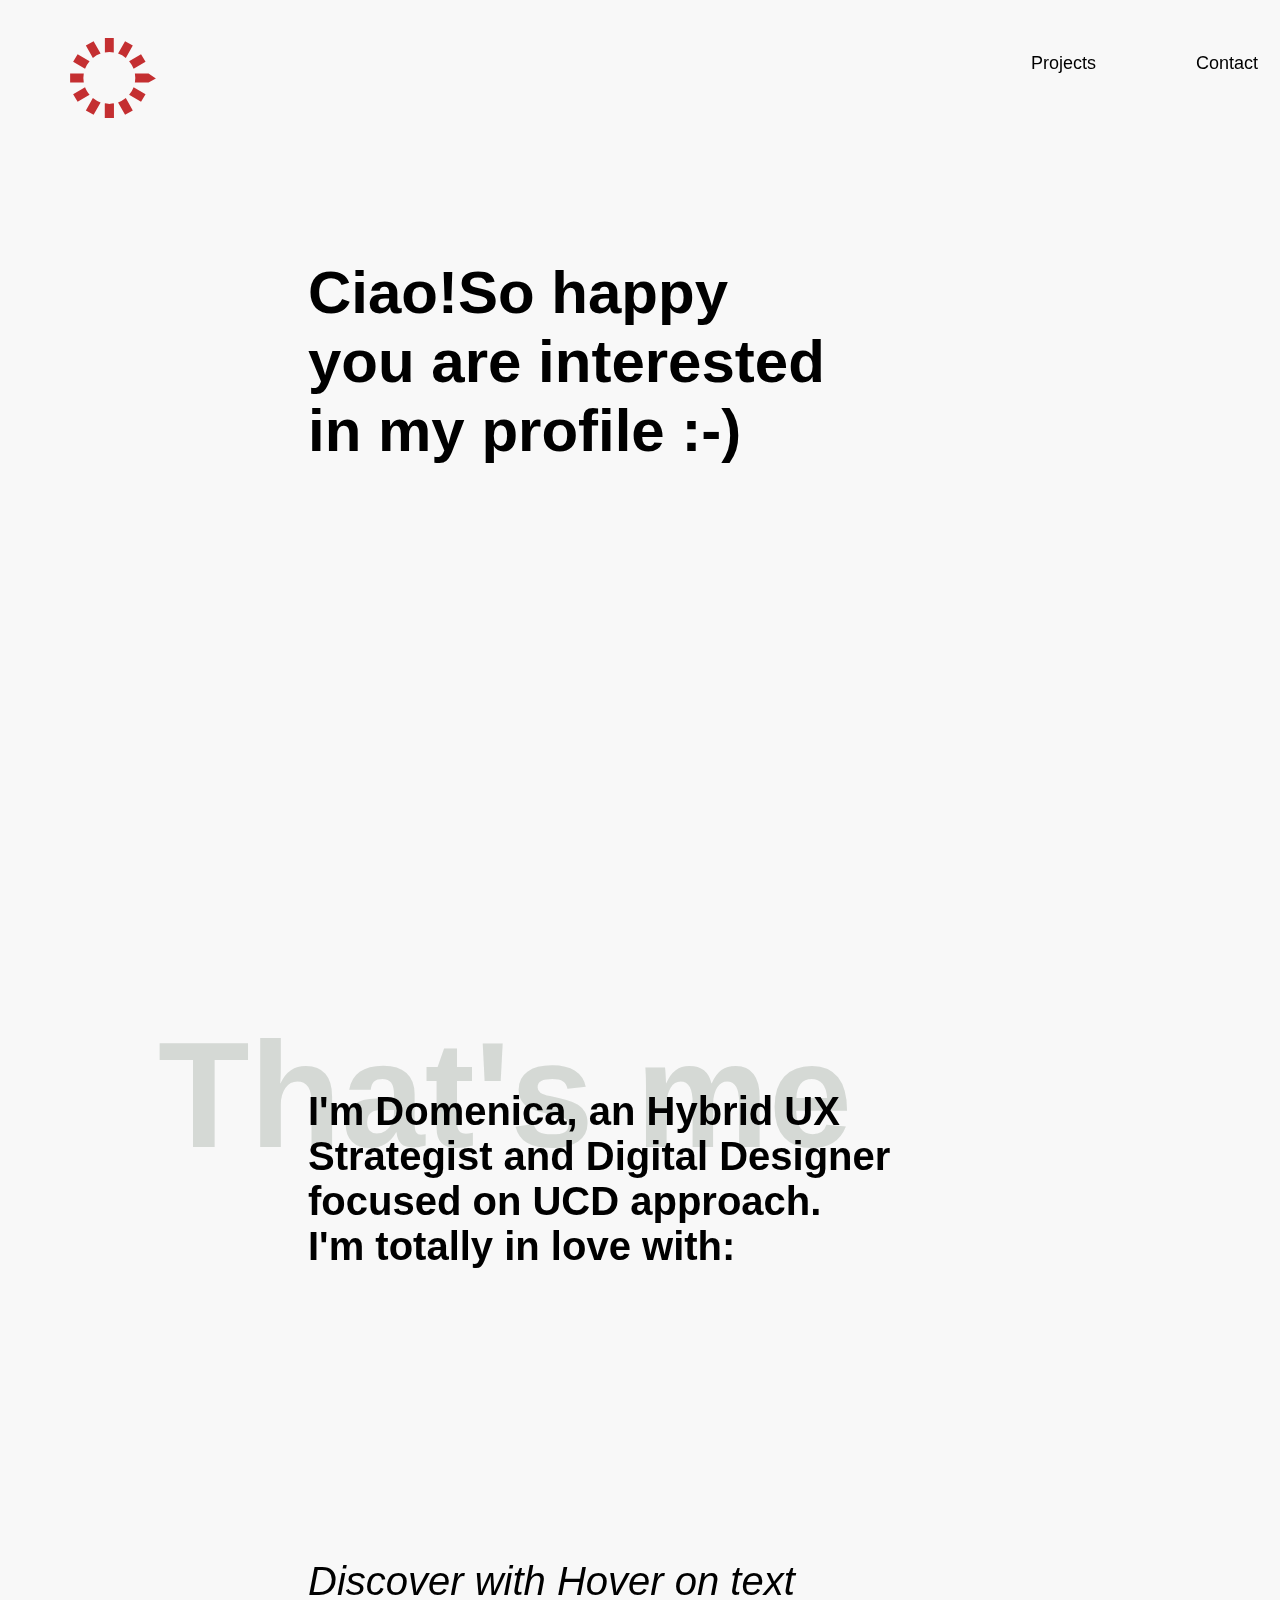
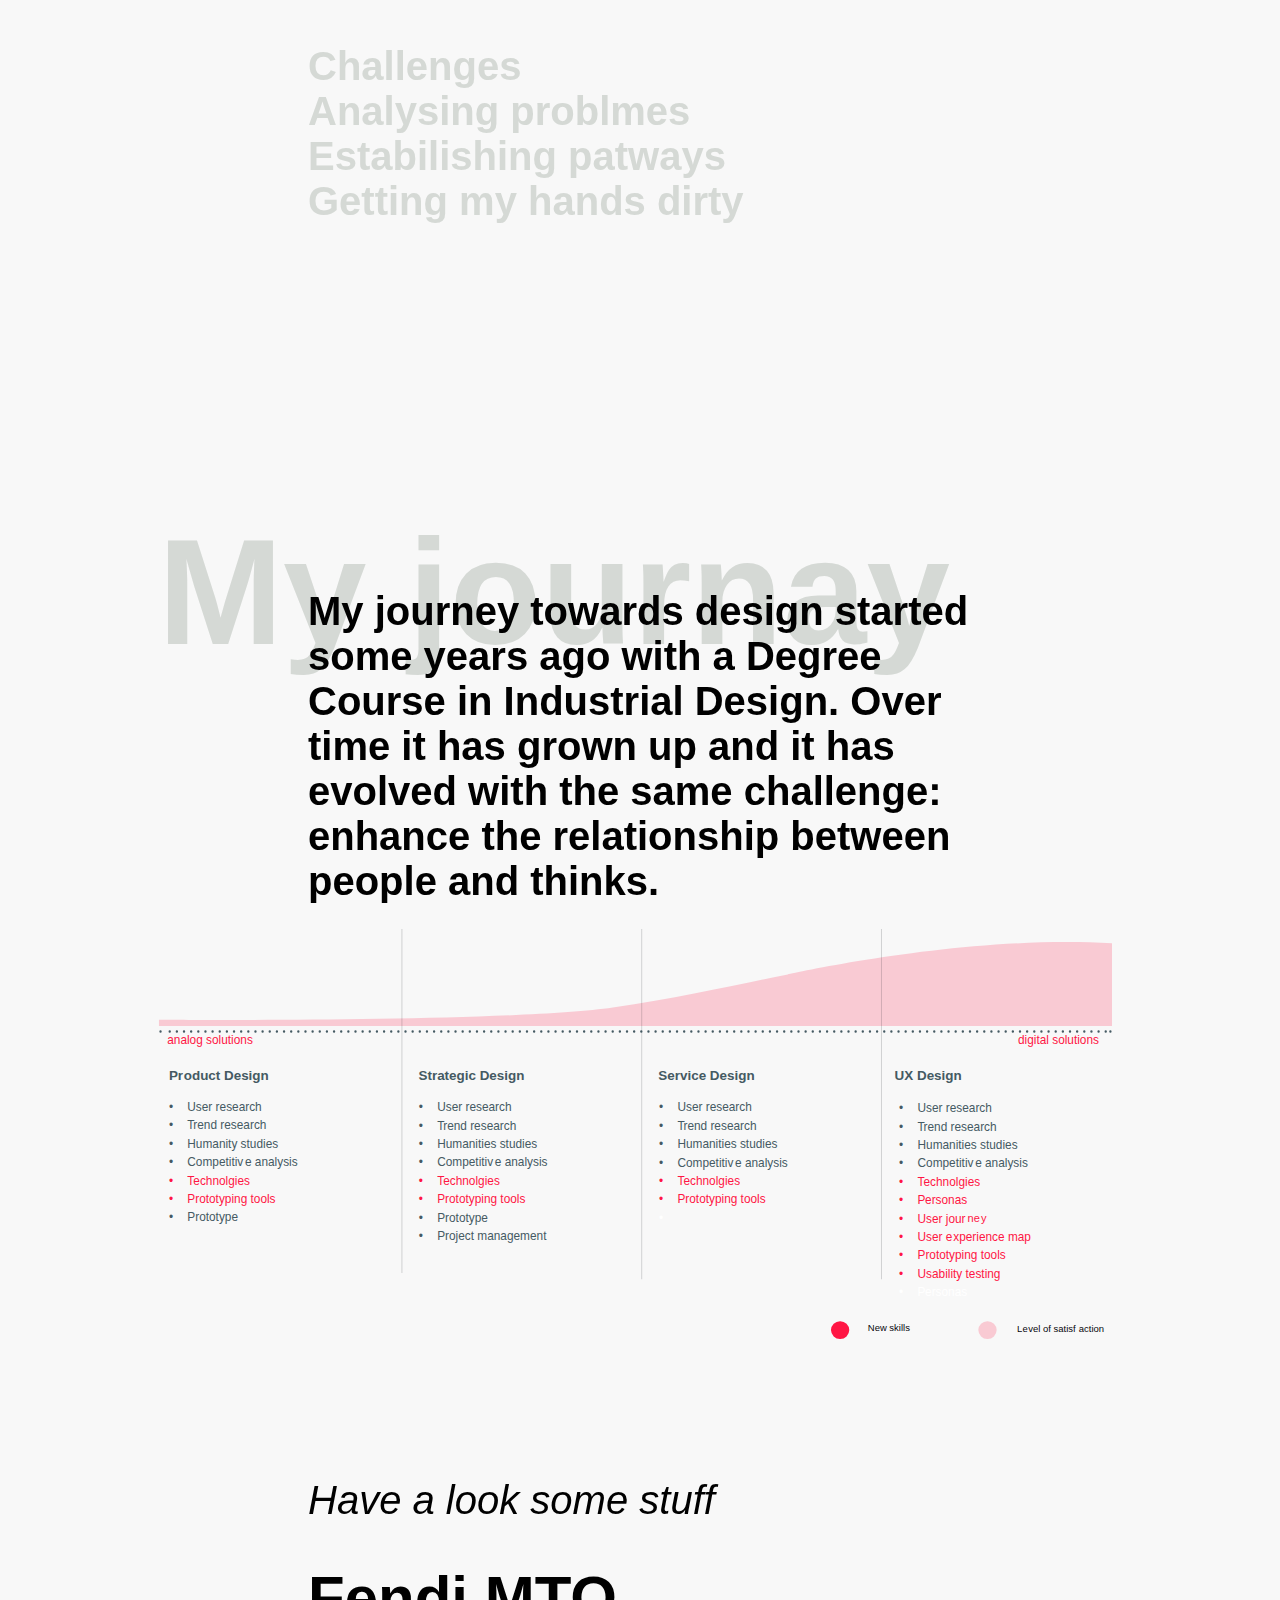
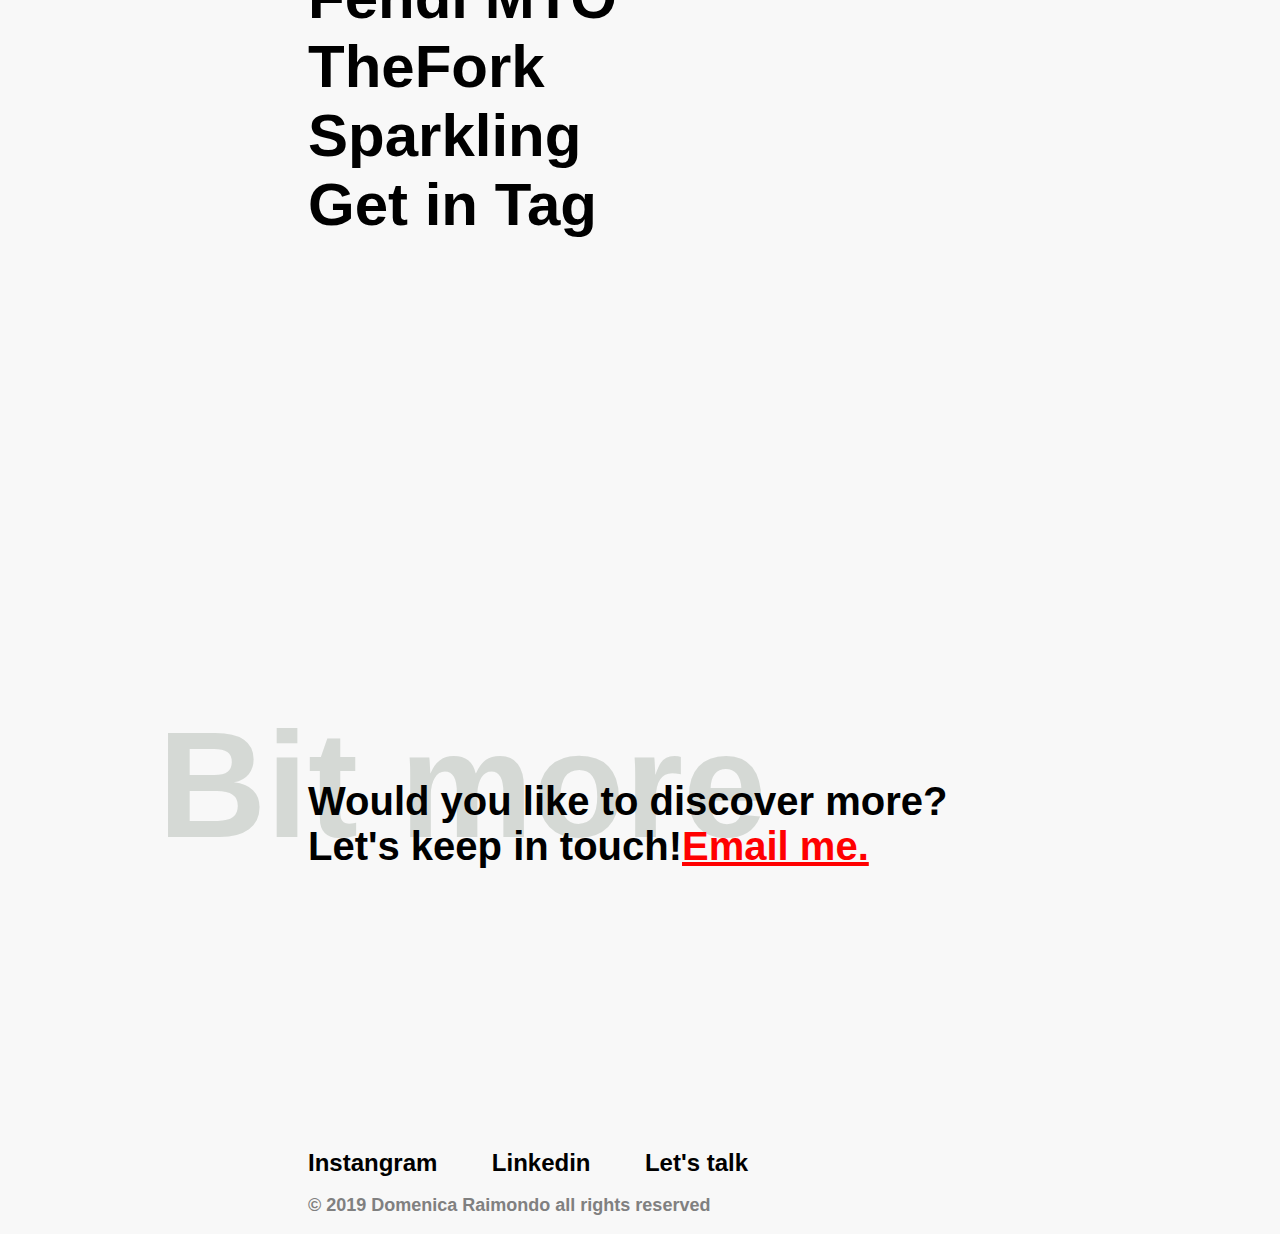
<file: index.html>
<!DOCTYPE html>
<html lang="en">
<head>
  <meta charset="UTF-8">
  <meta name="viewport" content="width=device-width, initial-scale=1.0">
  <meta http-equiv="X-UA-Compatible" content="ie=edge">
  <title>Domenica Raimondo</title>
  <link rel="stylesheet" href="css/home.css">
</head>

<body>
    <header>
    <a href="index.html" class="logo-link">
    	<img src="images/logo.svg" class="logo-image" alt="logo" width="462" height="431" >
    </a>
    <nav class="navbar">
      <a href="#projects" class="navbar-link">Projects</a>
      <a href="#contact" class="navbar-link">Contact</a>
    </nav>
  </header>

  <main>
   <section class="margin-section">
    <article class="hero-text">
      <h2>Ciao!So happy <br>you are interested<br>in my profile<strong> :-)<strong></h2>
    </article>

    <article class="chi-sono">
      <h3 class="chi-sono-description">I'm Domenica, an Hybrid UX Strategist and Digital Designer focused on UCD 
      approach.<br>I'm totally in love with: </h3>
      <h1 class="chi-sono-background">That's me<br>
    </article>
   
    <!-- start container I'm in love with-->
    <div class="inlove-container">
     <h3>Discover with Hover on text</h3>
      <ul class="inlove-list">
        <li class="inlove-list-item">Challenges<img src="images/inlove_01.png" class="inlove-list-item-image" alt=""></li>
        <li class="inlove-list-item">Analysing problmes<img src="images/inlove_02.png" class="inlove-list-item-image" alt=""></li>
        <li class="inlove-list-item">Estabilishing patways<img src="images/inlove_03.png" class="inlove-list-item-image" alt=""></li>
        <li class="inlove-list-item">Getting my hands dirty<img src="images/inlove_04.png" class="inlove-list-item-image" alt=""></li>
      </ul>
    </div>
    <!-- finish container I'm in love with-->

    <article class="myjournay">
      <h3 class="myjournay-description">My journey towards design started some years ago with a Degree Course in Industrial Design. 
      Over time it has grown up and it has evolved with the same challenge: enhance the relationship between people and thinks.</h3>
      <h1 class="myjournay-background">My journay
      <img src="images/myjourney.svg">
    </article>

    <article class="project" id="projects">
      <h3>Have a look some stuff</h3>
        <ul class="project-list">
          <li><a href="fendi.html">Fendi MTO</a></li>
          <li><a href="theFork.html">TheFork</a></li> 
          <li><a href="sparkling.html">Sparkling</a></li>
          <li><a href="get-in-tag.html">Get in Tag</a></li> 
        </ul>
    </article>

    <article class="contact" id="contact">
      <h3 class="contact-description">Would you like to discover more? Let's keep in touch!<a href="mailto:domenica.raimondo@gmail.com" target="_top">Email me.</a> </h3>
      <h1 class="conatct-background">Bit more<br>
    </article>

  <footer id="contact">
     <a href="https://www.instagram.com/domenica_raimondo/">Instangram</a>
     <a href="https://www.linkedin.com/in/domenica-raimondo-63981346/?originalSubdomain=uk">Linkedin</a>
     <a href="mailto:domenica.raimondo@gmail.com" target="_top">Let's talk</a>
     <p class="copyrights"> © 2019 Domenica Raimondo all rights reserved</p>
  </footer> 

</body>
</html>
</file>
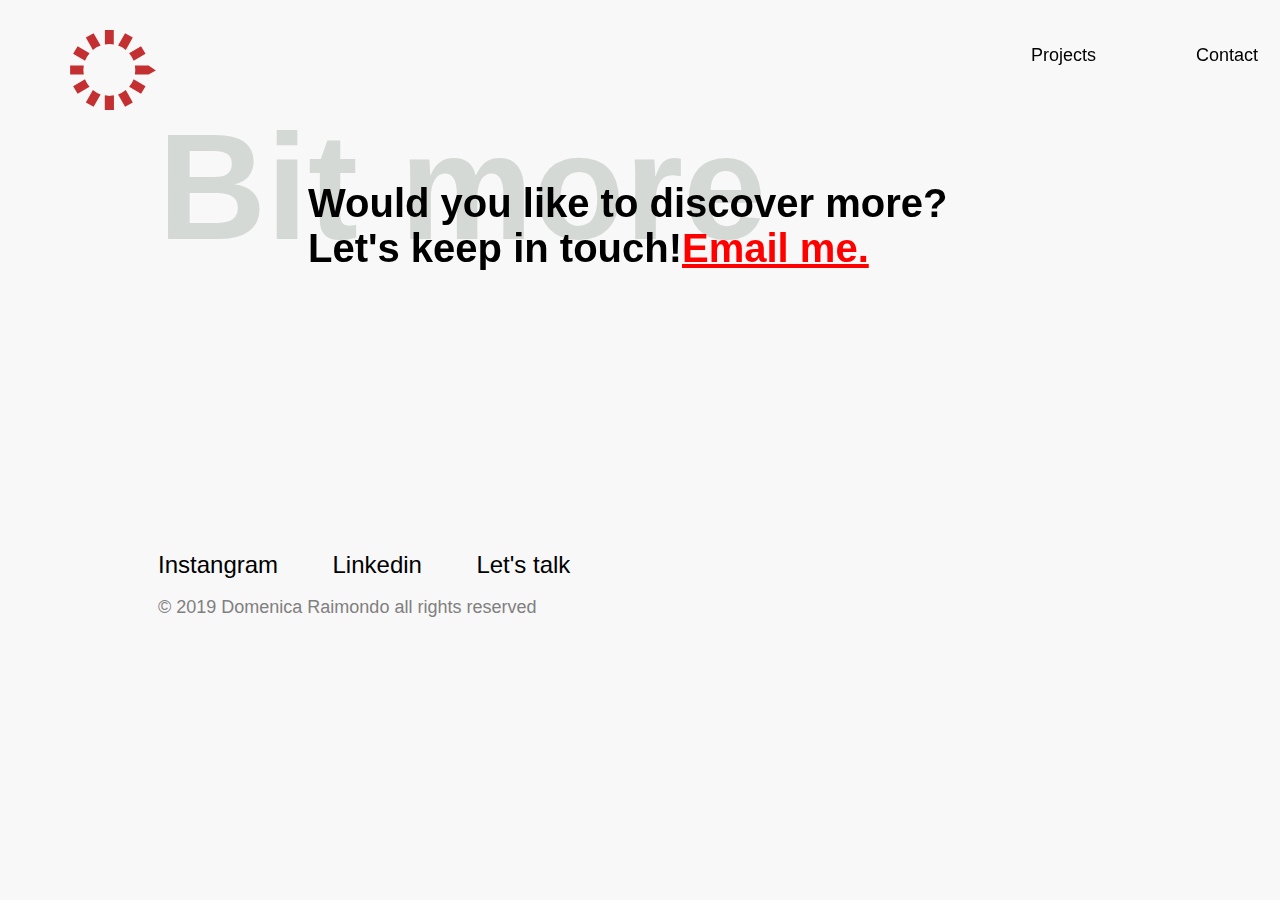
<file: contact.html>
<!DOCTYPE html>
<html lang="en">
<head>
  <meta charset="UTF-8">
  <meta name="viewport" content="width=device-width, initial-scale=1.0">
  <meta http-equiv="X-UA-Compatible" content="ie=edge">
  <title>Domenica Raimondo - contact </title>
  <link rel="stylesheet" href="css/contact.css">
</head>

<body>
    <header>
    <a href="index.html" class="logo-link">
    	<img src="images/logo.svg" class="logo-image" alt="logo" width="462" height="431" >
    </a>
    <nav class="navbar">
      <a href="#projects" class="navbar-link">Projects</a>
      <a href="#contact" class="navbar-link">Contact</a>
    </nav>
  </header>

  <main>
   <section class="margin-section">
      <article class="contact" id="contact">
          <h3 class="contact-description">Would you like to discover more? Let's keep in touch!<a href="mailto:domenica.raimondo@gmail.com" target="_top">Email me.</a> </h3>
          <h1 class="conatct-background">Bit more<br>
      </article>
   </section>
  </main>

  <footer id="contact">
     <a href="">Instangram</a>
     <a href="">Linkedin</a>
     <a href="mailto:domenica.raimondo@gmail.com" target="_top">Let's talk</a>
     <p class="copyrights"> © 2019 Domenica Raimondo all rights reserved</p>
  </footer> 

</body>
</html>
</file>
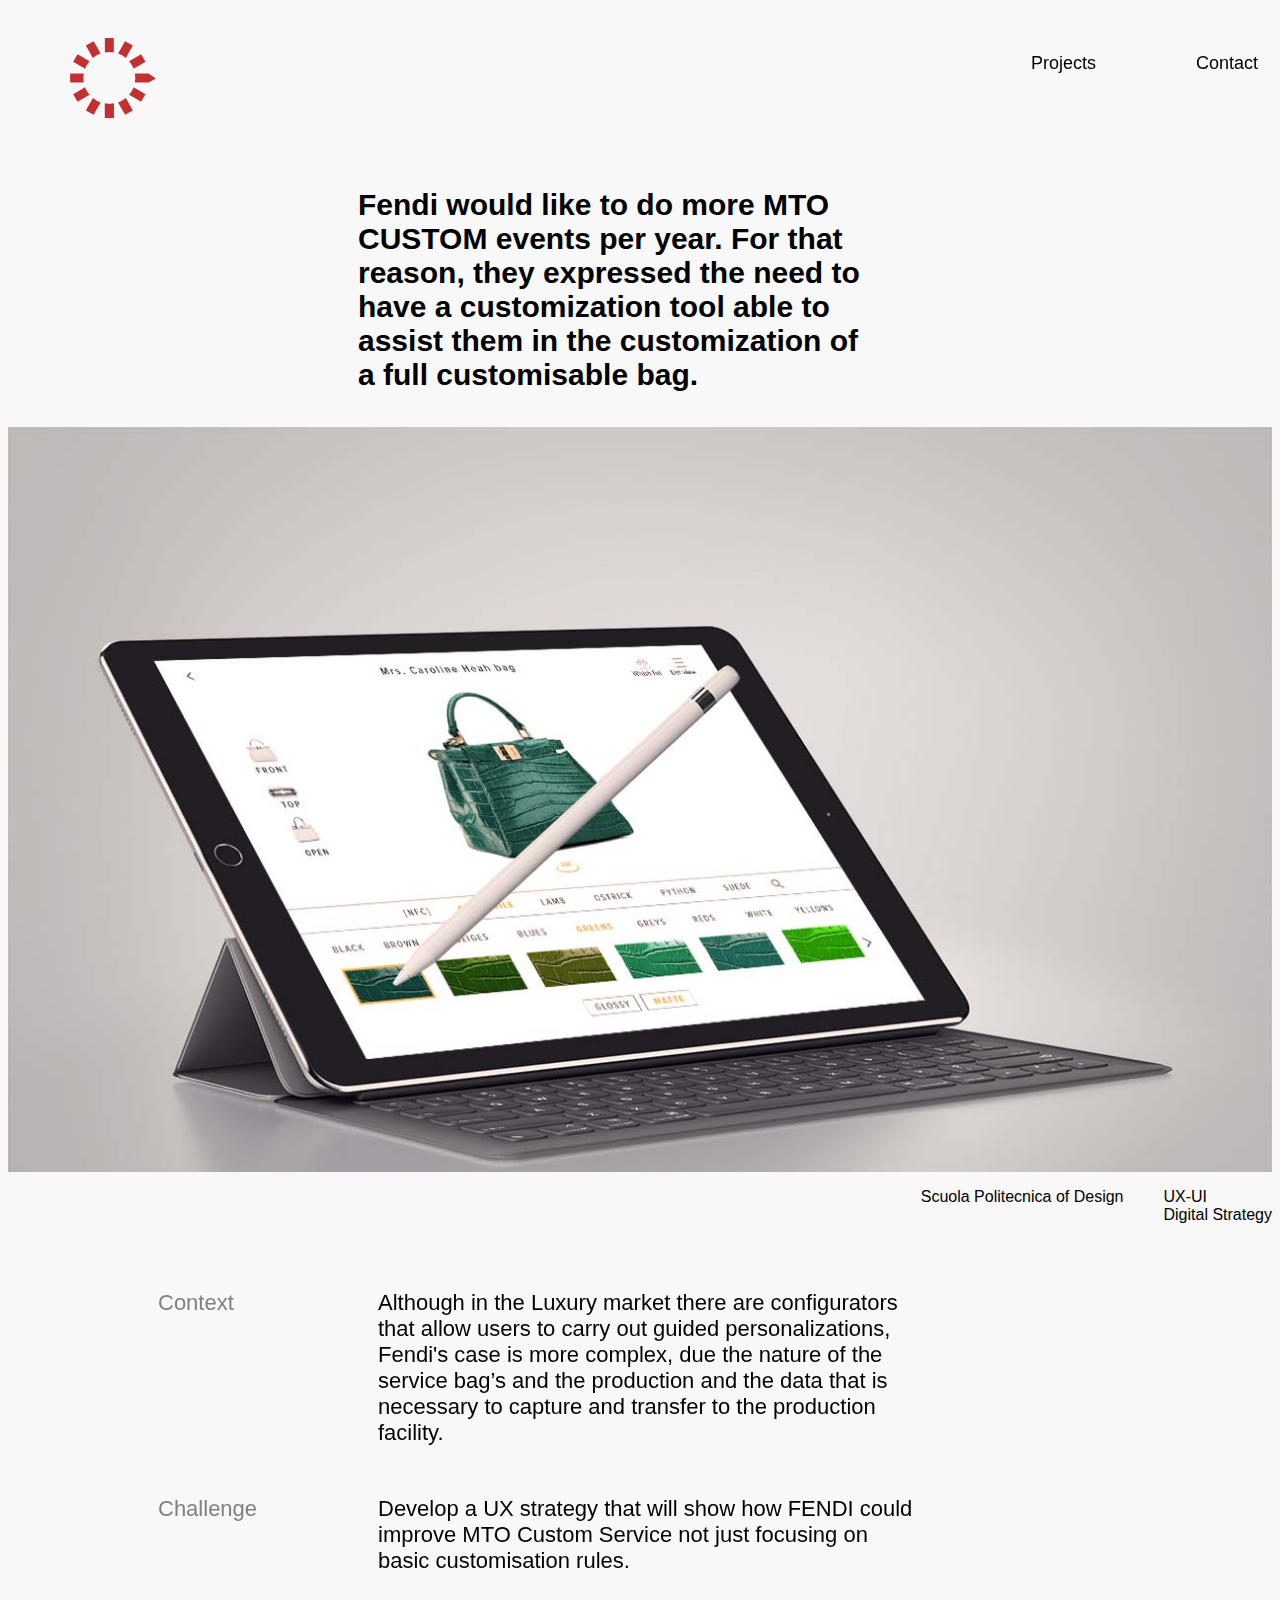
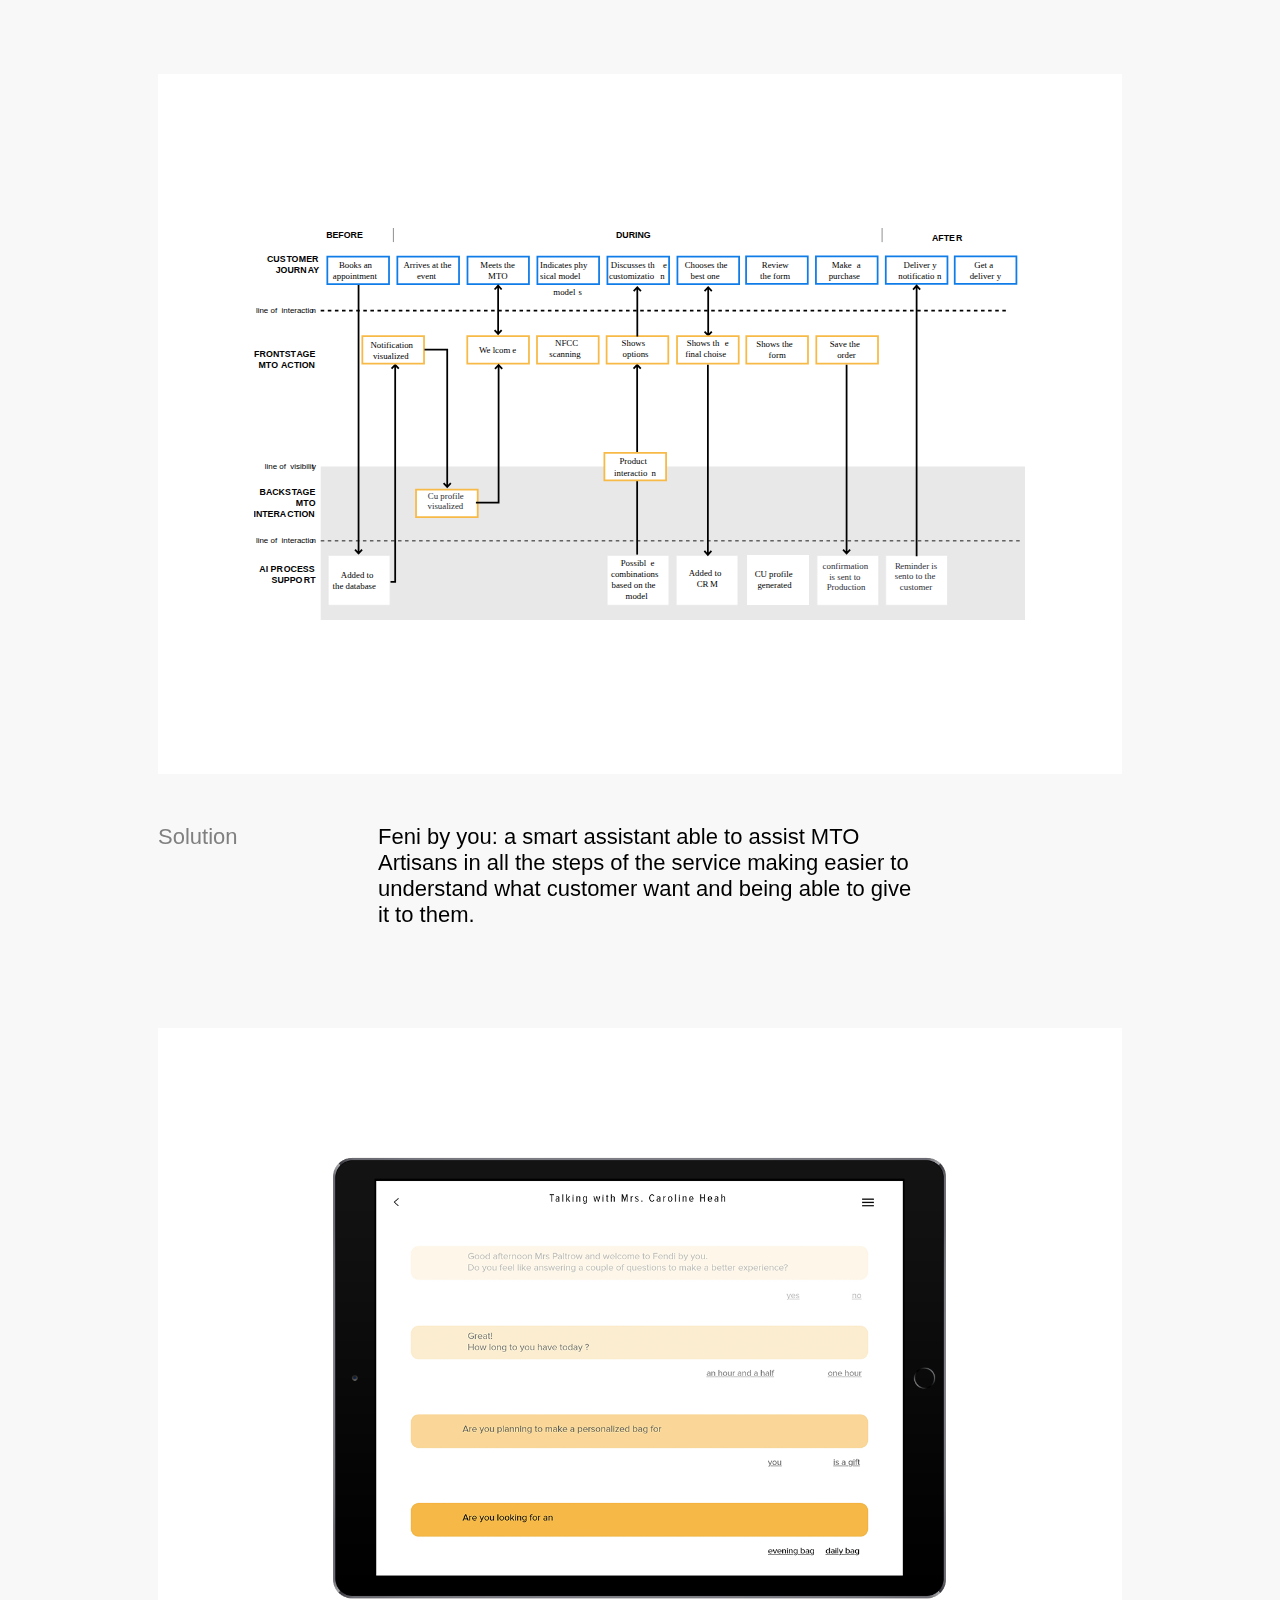
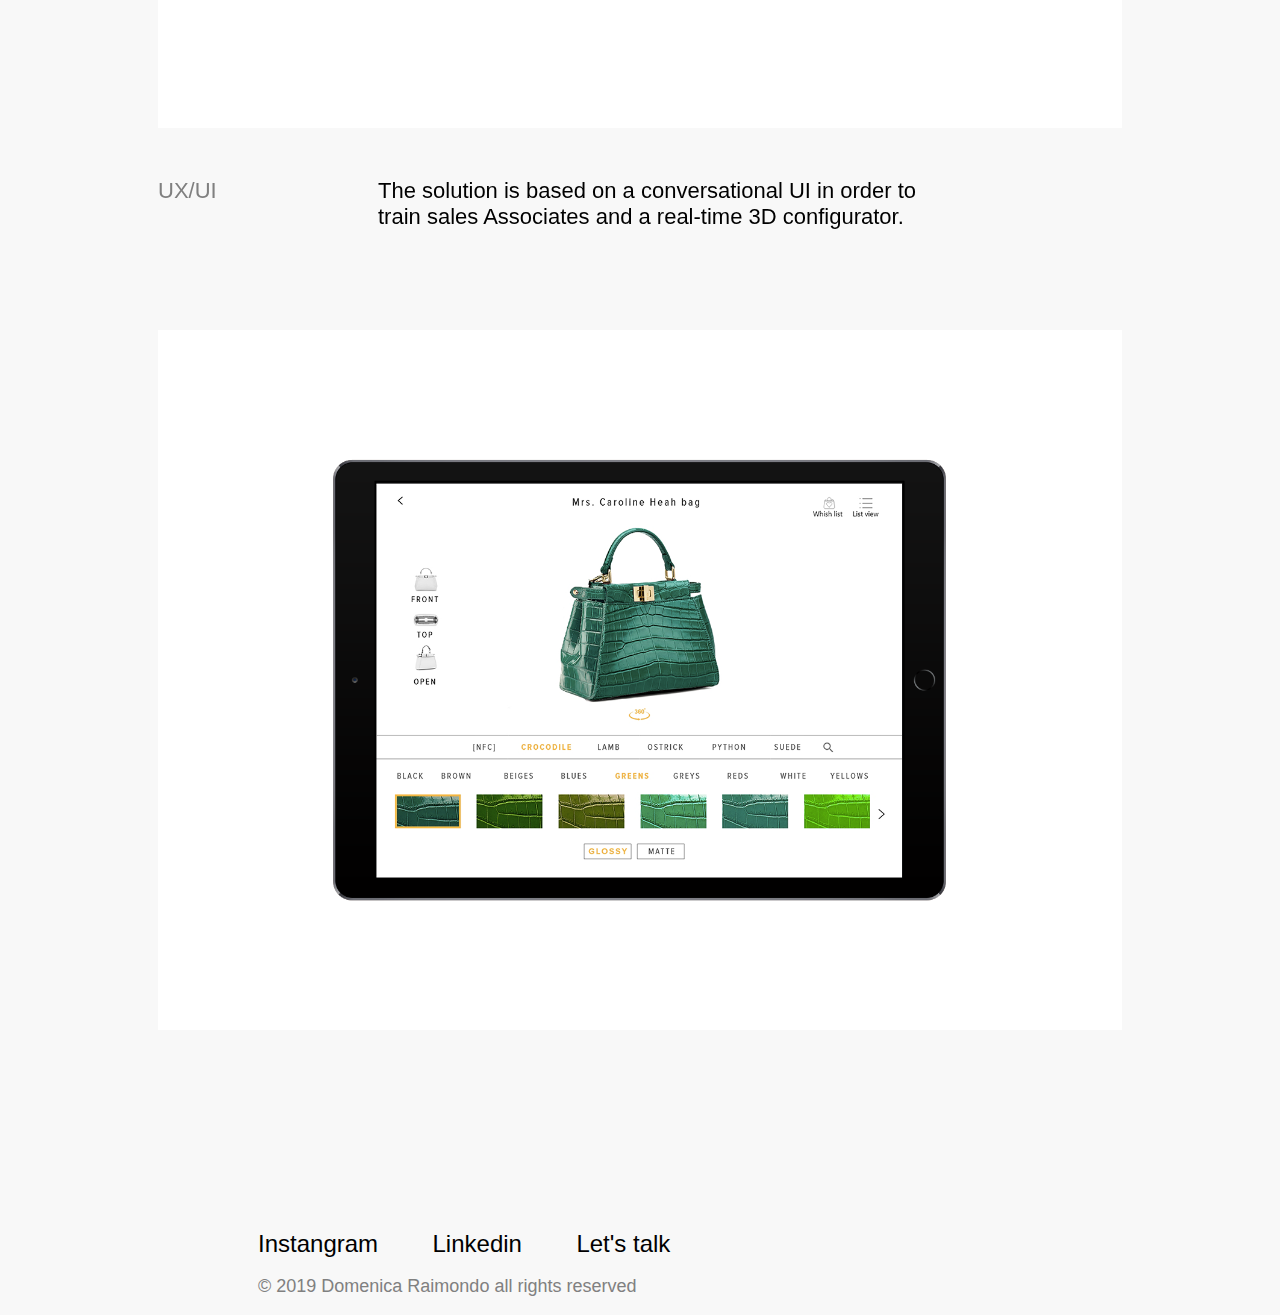
<file: fendi.html>
<!DOCTYPE html>
<html lang="en">
  <head>
    <meta charset="UTF-8">
    <meta name="viewport" content="width=device-width, initial-scale=1.0">
    <meta http-equiv="X-UA-Compatible" content="ie=edge">
    <title>Domenica Raimondo-Fendi</title>
    <link rel="stylesheet" href="css/Fendi.css">
  </head>

  <body>
    <header>
      <a href="index.html" class="logo-link">
        <img src="images/logo.svg" class="logo-image" alt="logo" width="462" height="431" >
      </a>
      <nav class="navbar">
        <a href="projects.html" class="navbar-link">Projects</a>
        <a href="#contact" class="navbar-link">Contact</a>
      </nav>
    </header>

    <main>
      <section>
        <article class="hero">
          <h3>Fendi would like to do more MTO CUSTOM events per year.
            For that reason, they expressed  the need to have a customization tool able to assist them in the customization of a full customisable bag. </h3>
          <div class="hero-image"></div>            
          <div class="didascalia">
            <ul>
              <li>Scuola Politecnica of Design</a></li>
            </ul>
            <ul>
              <li>UX-UI</a></li>
              <li>Digital Strategy</a></li>
            </ul>
				  </div>
        </article>
        
      <section class="section-wrap">

      <article class="artcicle">
        <div class="article-text">
          <h4 class="article-text-title">Context</h4>
          <p class="article-text-paragraph">Although in the Luxury market there are configurators that allow users to carry out guided personalizations, Fendi's case is more complex, due the nature of the service bag’s and the production and the data that is necessary to capture and transfer to the production facility.</p>
        </div>
        <div class="article-img-background-01"></div>  
       </article>
        
        <article class="artcicle">
          <div class="article-text">
            <h4 class="article-text-title">Challenge</h4>
            <p class="article-text-paragraph">Develop a UX strategy that will show how FENDI could improve MTO Custom Service not just focusing on 
              basic customisation rules.</p>
          </div>
          <div class="article-img-background-02"></div>  
        </article>
    
        <article class="artcicle">
            <div class="article-text">
              <h4 class="article-text-title">Solution</h4>
              <p class="article-text-paragraph">Feni by you: a smart assistant able to assist MTO Artisans in all the steps of the service making easier to understand what customer want and being able
                to give it to them.</p>
            </div>
            <div class="article-img-background-03"></div>  
        </article>

        <article class="artcicle">
            <div class="article-text">
              <h4 class="article-text-title">UX/UI</h4>
              <p class="article-text-paragraph">The solution is based on a conversational UI in order to train 
                sales Associates and a real-time 3D configurator.</p>
            </div>
            <div class="article-img-background-04"></div>  
        </article>
      </section>
    </main>

    <footer id="contact">
      <a href="">Instangram</a>
      <a href="">Linkedin</a>
      <a href="">Let's talk</a>
      <p class="copyrights"> © 2019 Domenica Raimondo all rights reserved</p>
    </footer>
  </body>
</html>
</file>
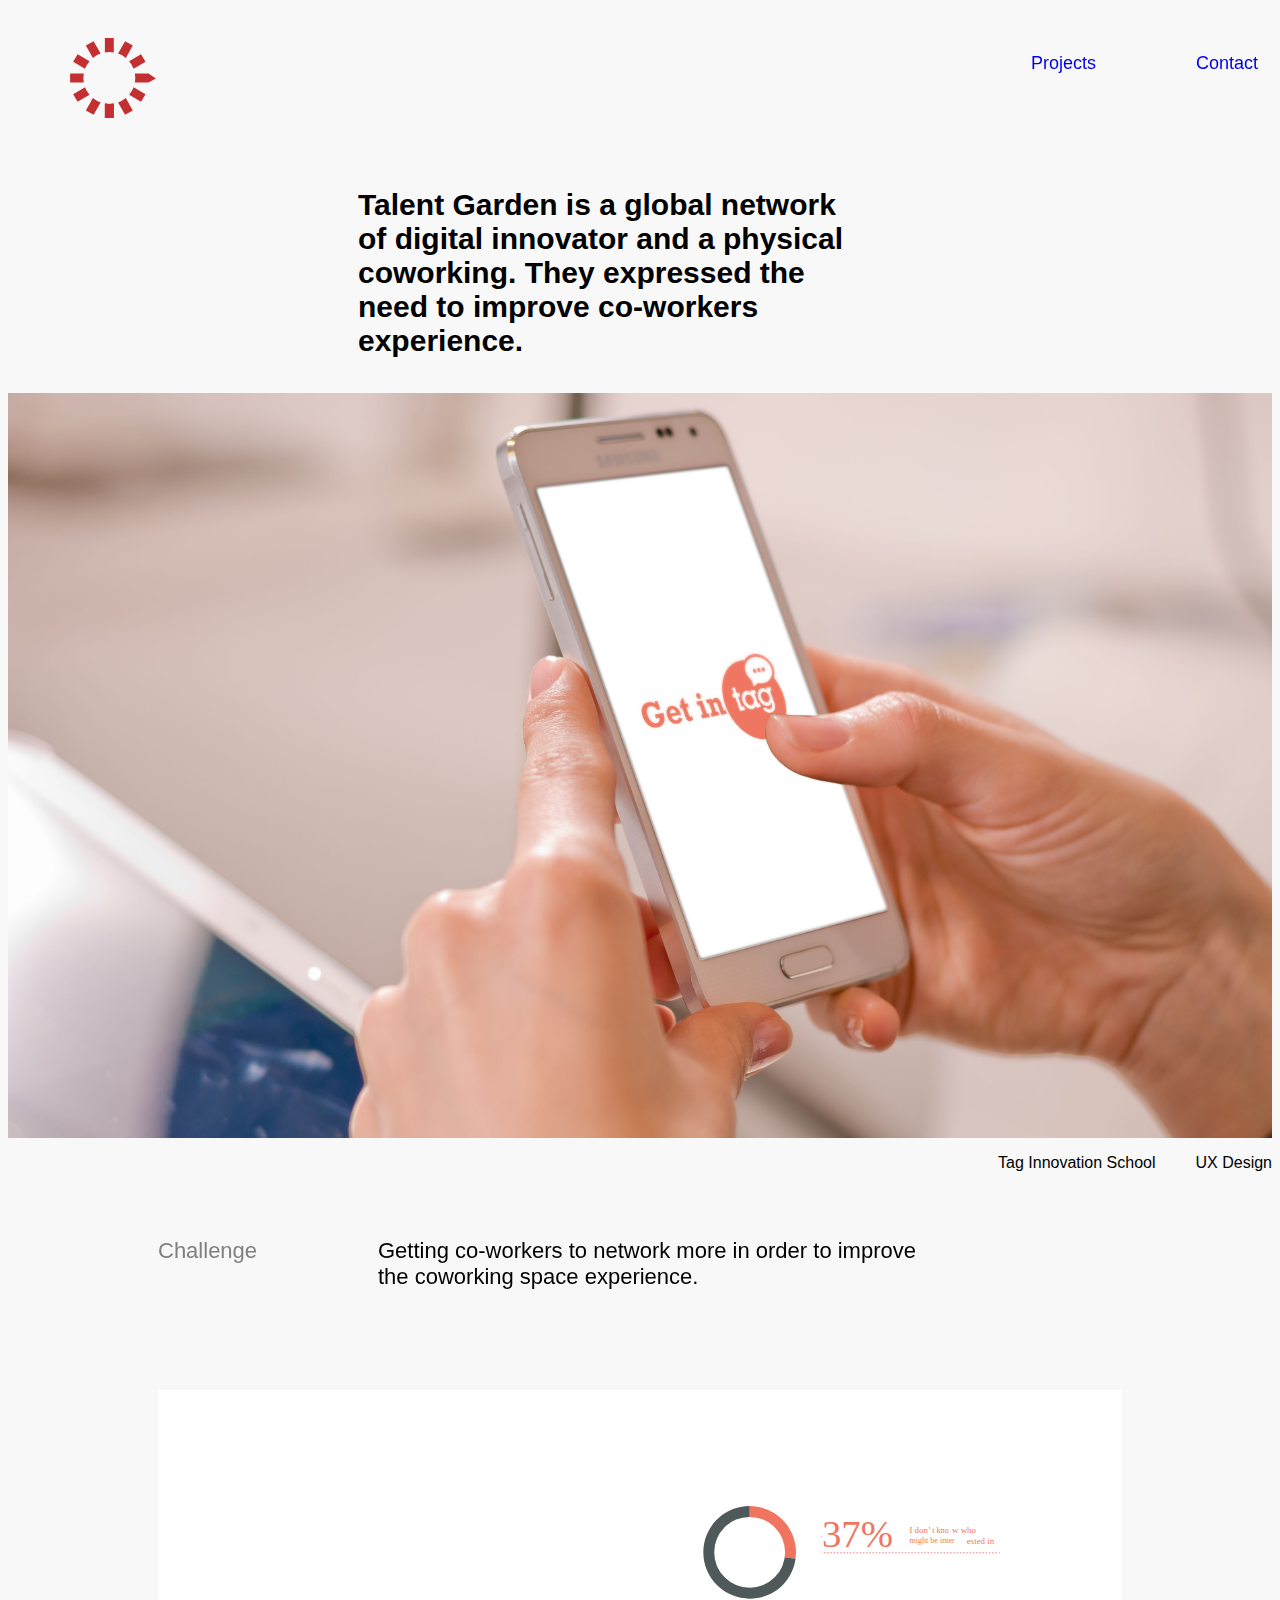
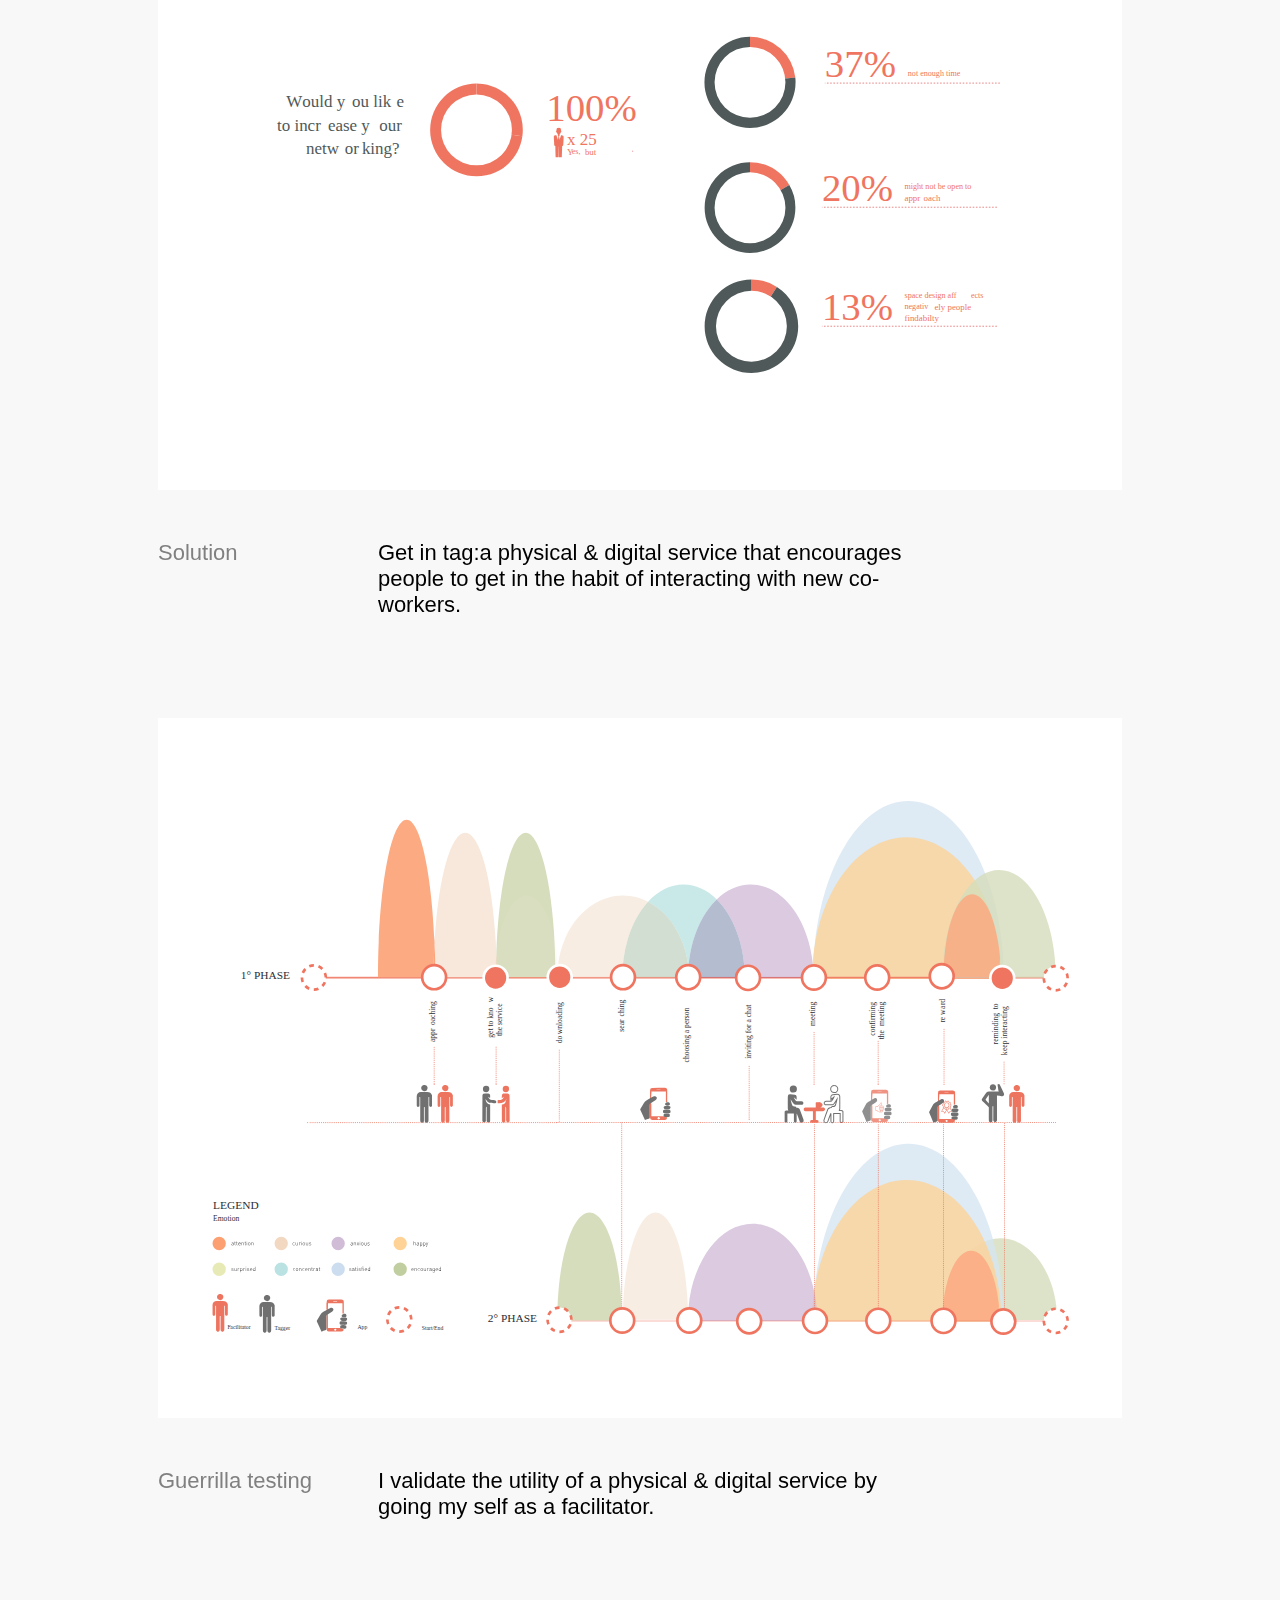
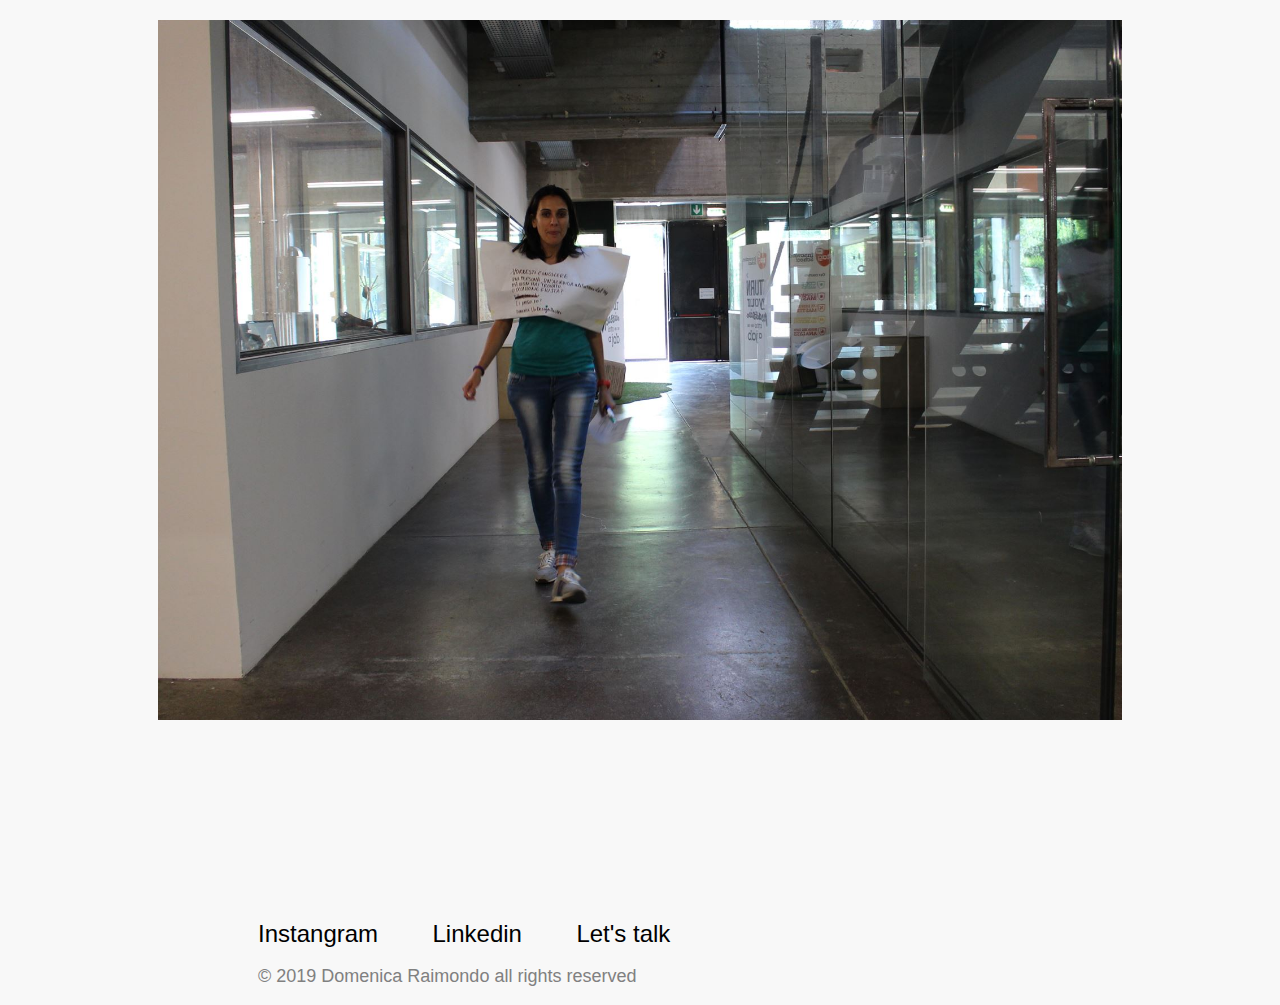
<file: get-in-tag.html>
<!DOCTYPE html>
<html lang="en">
  <head>
    <meta charset="UTF-8">
    <meta name="viewport" content="width=device-width, initial-scale=1.0">
    <meta http-equiv="X-UA-Compatible" content="ie=edge">
    <title>Domenica Raimondo - Get in Tag</title>
    <link rel="stylesheet" href="css/getintag.css">
  </head>

  <body>
    <header>
      <a href="index.html" class="logo-link">
        <img src="images/logo.svg" class="logo-image" alt="logo" width="462" height="431" >
      </a>
      <nav class="navbar">
        <a href="projects.html" class="navbar-link">Projects</a>
        <a href="#contact" class="navbar-link">Contact</a>
      </nav>
    </header>

    <main>
      <section>
        <article class="hero">
          <h3>Talent Garden is a global network of digital innovator and a physical coworking. They expressed the need to improve co-workers experience. </h3>
          <div class="hero-image"></div>            
          <div class="didascalia">
            <ul>
              <li>Tag Innovation School</a></li>
            </ul>
            <ul>
              <li>UX Design</a></li>
            </ul>
				  </div>
        </article>
        
      <section class="section-wrap">

        <article class="artcicle"> 
          <div class="article-text">
            <h4 class="article-text-title">Challenge</h4>
            <p class="article-text-paragraph"> Getting co-workers to network more in order to 
              improve the coworking space experience.
            </p>
          </div>
          <div class="article-img-background-01"></div>  
        </article>
        
        <article class="artcicle">
          <div class="article-text">
            <h4 class="article-text-title">Solution</h4>
            <p class="article-text-paragraph">Get in tag:a physical & digital service 
              that encourages people to get in the habit  of interacting  with new co-workers.</p>
          </div>
          <div class="article-img-background-02"></div>  
        </article>
    
        <article class="artcicle">
            <div class="article-text">
              <h4 class="article-text-title">Guerrilla testing</h4>
              <p class="article-text-paragraph">I validate the utility of a physical & digital service by going my self as a facilitator. </p>
            </div>
            <div class="article-img-background-03"></div>  
        </article>
      </section>
    </main>

    <footer id="contact">
      <a href="">Instangram</a>
      <a href="">Linkedin</a>
      <a href="">Let's talk</a>
      <p class="copyrights"> © 2019 Domenica Raimondo all rights reserved</p>
    </footer>
  </body>
</html>
</file>
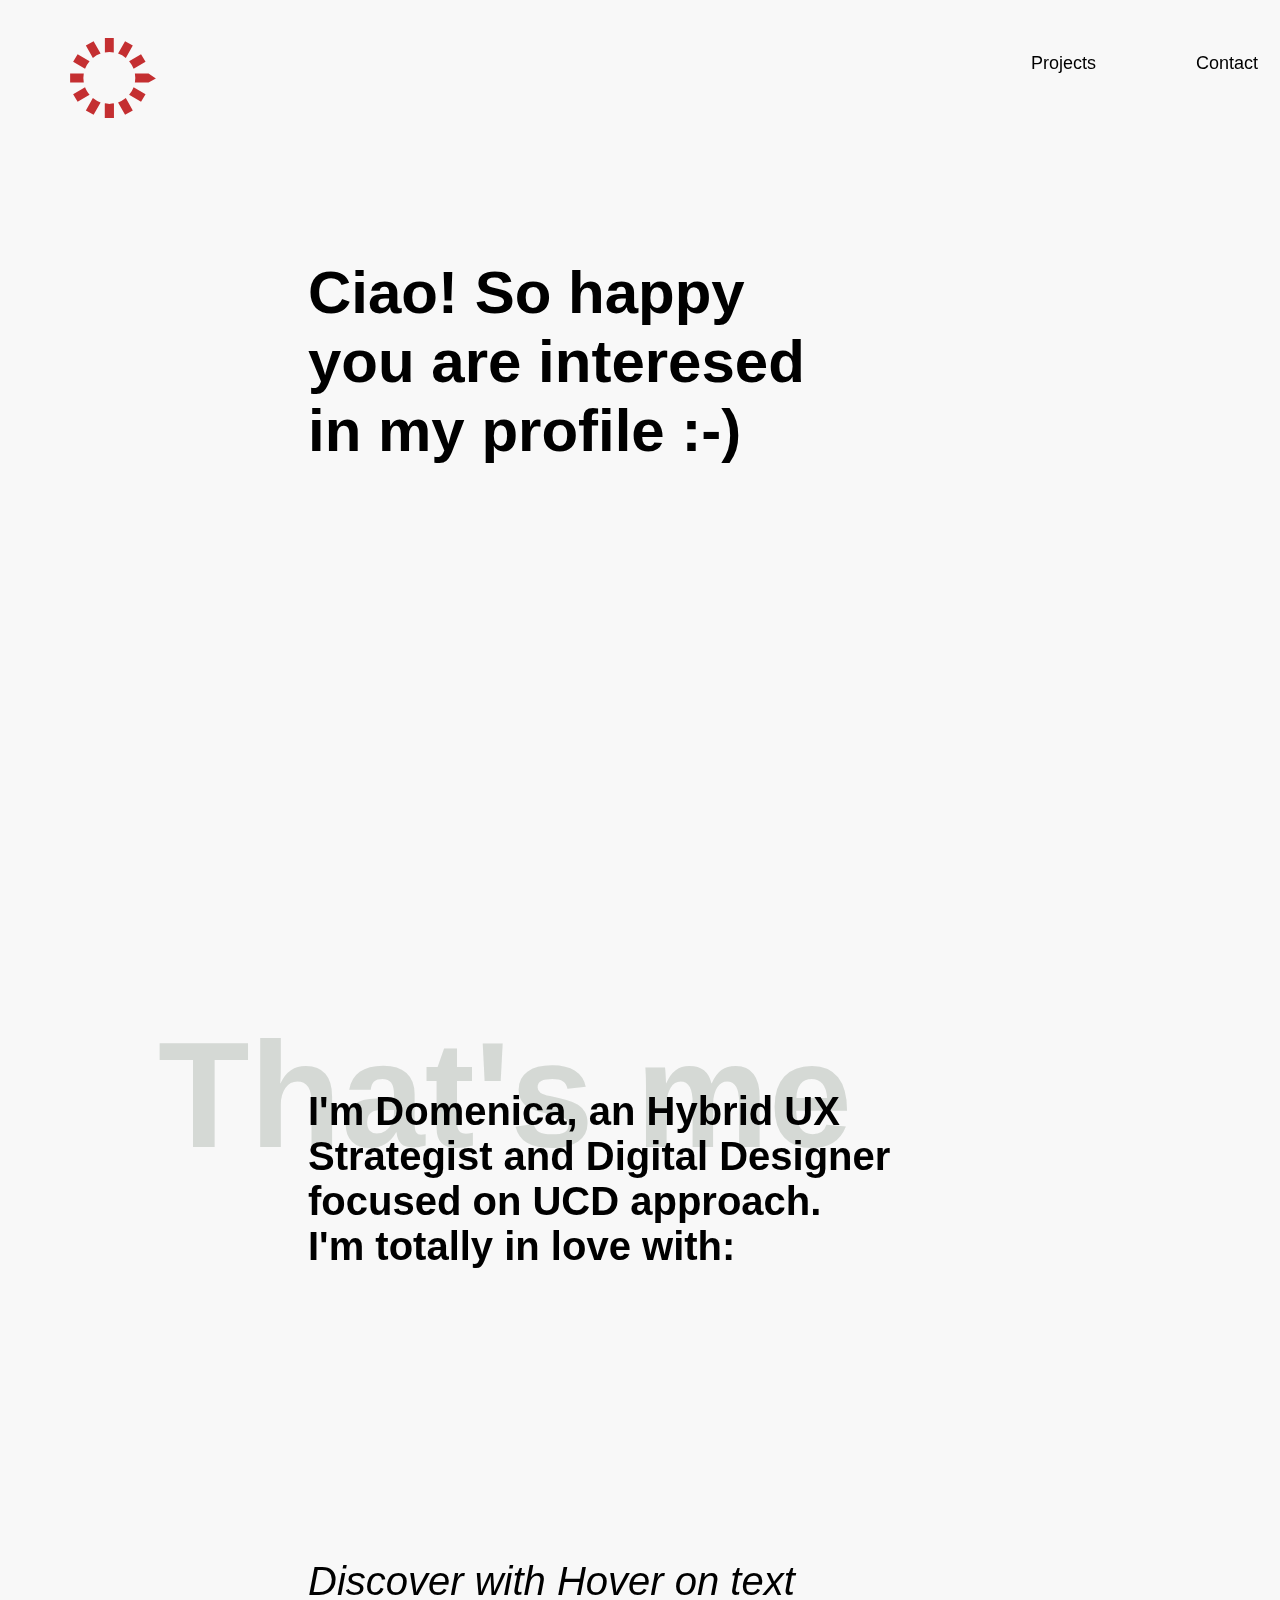
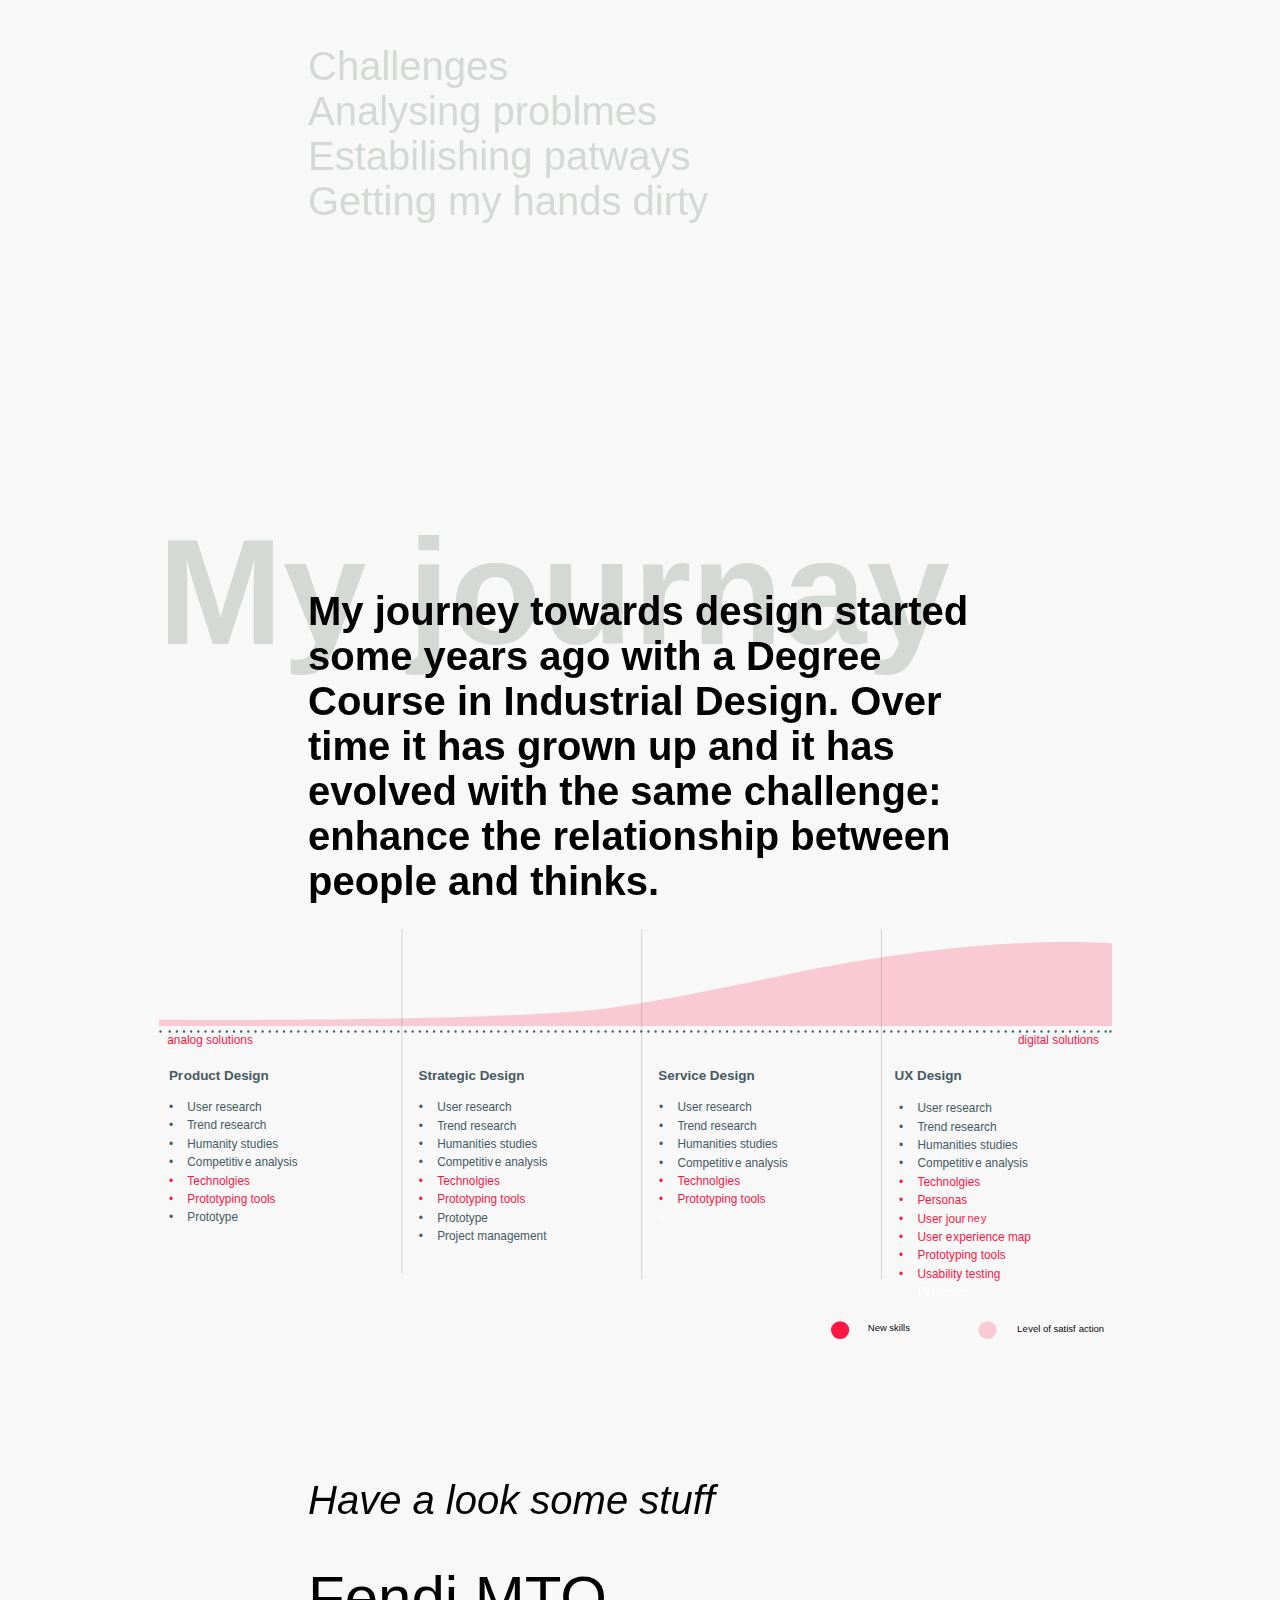
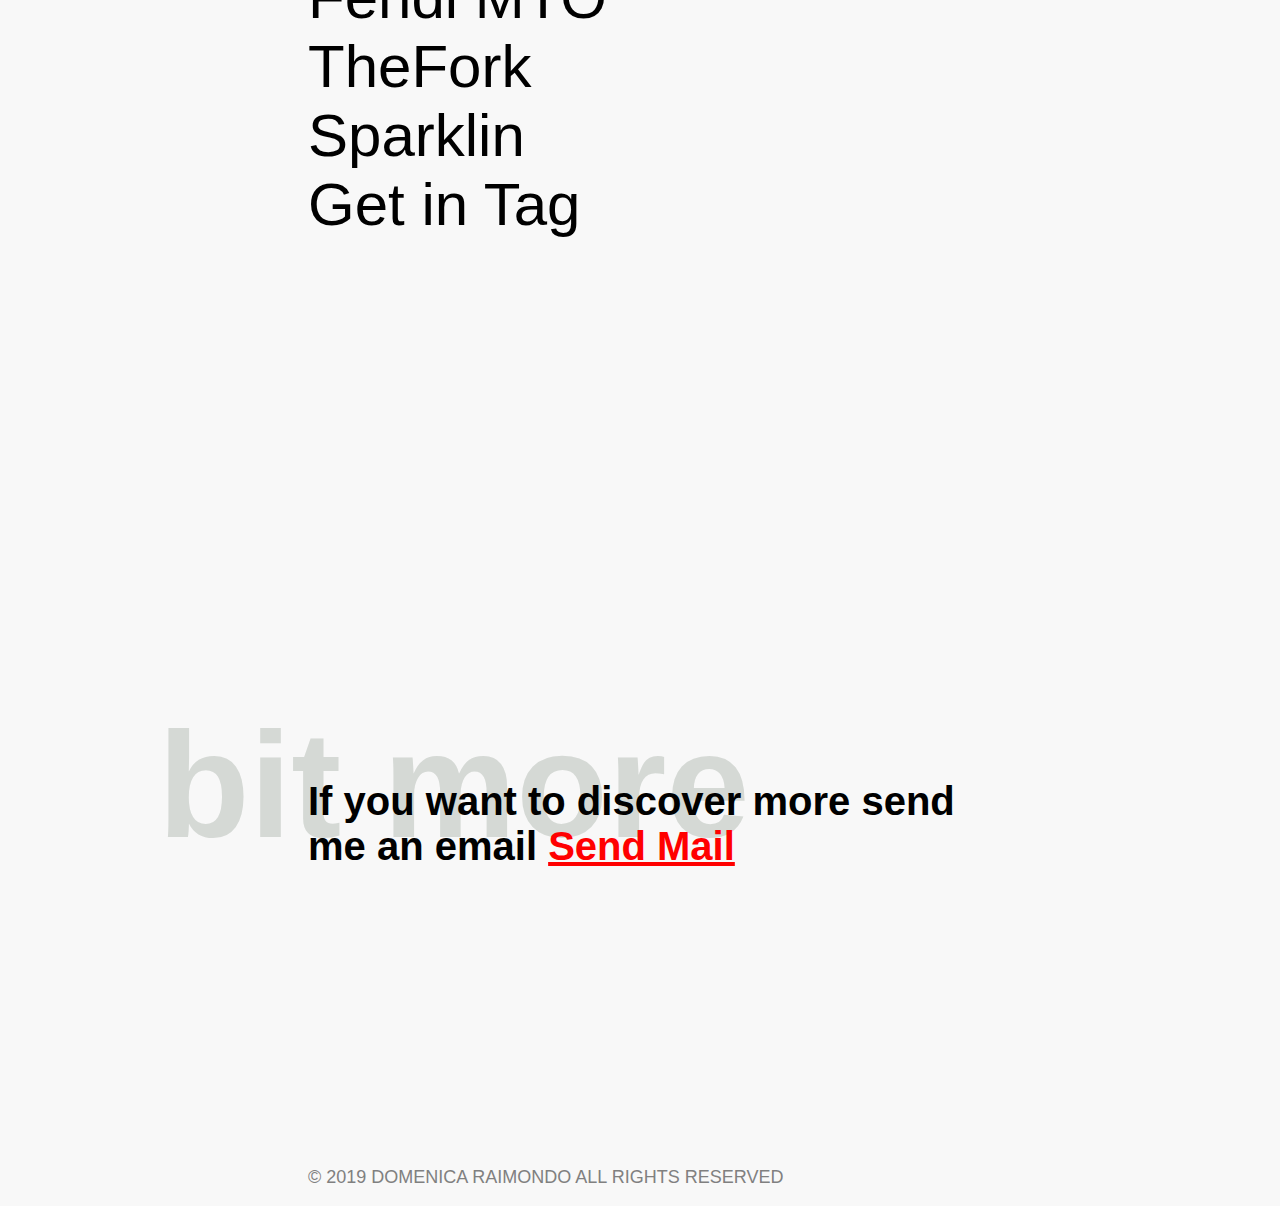
<file: home.html>
<!DOCTYPE html>
<html lang="en">
<head>
  <meta charset="UTF-8">
  <meta name="viewport" content="width=device-width, initial-scale=1.0">
  <meta http-equiv="X-UA-Compatible" content="ie=edge">
  <title>Domenica Raimondo</title>
  <link rel="stylesheet" href="css/home.css">
</head>

<body>
    <header>
    <a href="/" class="logo-link">
    	<img src="images/logo.svg" class="logo-image" alt="logo" width="462" height="431" >
    </a>
    <nav class="navbar">
      <a href="#projects" class="navbar-link"> Projects</a>
      <a href="#contact" class="navbar-link">Contact</a>
    </nav>
  </header>

  <main>
   <section class="margin-section">
    <article class="hero-text">
      <h2>Ciao! So happy <br>you are interesed  <br>in my profile :-)</h2>
    </article>

    <article class="chi-sono">
      <h3 class="chi-sono-description">I'm Domenica, an Hybrid UX Strategist and Digital Designer focused on UCD 
      approach.<br> I'm totally in love with: </h3>
      <h1 class="chi-sono-background">That's me<br>
    </article>
   
    <!-- start container I'm in love with-->
    <div class="inlove-container">
     <h3>Discover with Hover on text</h3>
      <ul class="inlove-list">
        <li class="inlove-list-item">Challenges<img src="images/inlove_01.png" class="inlove-list-item-image" alt=""></li>
        <li class="inlove-list-item">Analysing problmes<img src="images/inlove_02.png" class="inlove-list-item-image" alt=""></li>
        <li class="inlove-list-item">Estabilishing patways<img src="images/inlove_03.png" class="inlove-list-item-image" alt=""></li>
        <li class="inlove-list-item">Getting my hands dirty<img src="images/inlove_04.png" class="inlove-list-item-image" alt=""></li>
      </ul>
    </div>
    <!-- finish container I'm in love with-->

    <article class="myjournay">
      <h3 class="myjournay-description">My journey towards design started some years ago with a Degree Course in Industrial Design. 
      Over time it has grown up and it has evolved with the same challenge: enhance the relationship between people and thinks.</h3>
      <h1 class="myjournay-background">My journay
      <img src="images/myjourney.svg">
    </article>

    <article class="project">
      <h3>Have a look some stuff</h3>
        <ul class="project-list">
          <li><a href="fendi.html">Fendi MTO</a></li>
          <li><a href="theFork.html">TheFork</a></li> 
          <li><a href="sparkling.html">Sparklin</a></li>
          <li><a href="get-in-tag.html">Get in Tag</a></li> 
        </ul>
    </article>

    <article class="contact">
      <h3 class="contact-description">If you want to discover more send me an email <a href="mailto:domenica.raimondo@gmail.com" target="_top">Send Mail</a> </h3>
      <h1 class="conatct-background">bit more<br>
    </article>

   <footer id="contact">
    <p class="copyrights"> © 2019 DOMENICA RAIMONDO ALL RIGHTS RESERVED</p>
 </footer> 

</body>
</html>
</file>
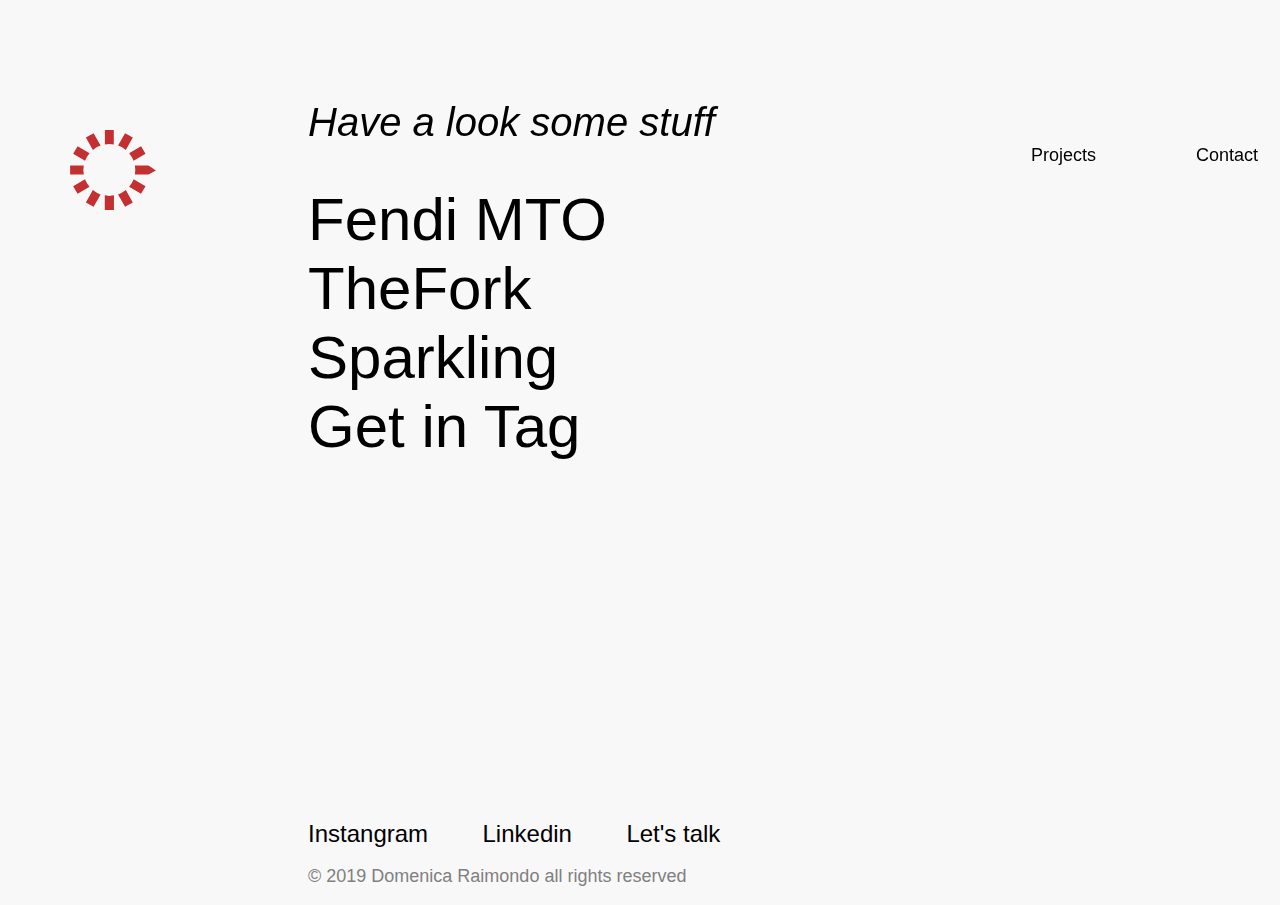
<file: projects.html>
<!DOCTYPE html>
<html lang="en">
<head>
  <meta charset="UTF-8">
  <meta name="viewport" content="width=device-width, initial-scale=1.0">
  <meta http-equiv="X-UA-Compatible" content="ie=edge">
  <title>Domenica Raimondo - projects</title>
  <link rel="stylesheet" href="css/projects.css">
</head>

<body>
    <header>
    <a href="index.html" class="logo-link">
    	<img src="images/logo.svg" class="logo-image" alt="logo" width="462" height="431" >
    </a>
    <nav class="navbar">
      <a href="#projects" class="navbar-link">Projects</a>
      <a href="#contact" class="navbar-link">Contact</a>
    </nav>
  </header>

  <main>
   <section class="margin-section">
    <article class="project" id="projects">
      <h3>Have a look some stuff</h3>
        <ul class="project-list">
          <li><a href="fendi.html">Fendi MTO</a></li>
          <li><a href="theFork.html">TheFork</a></li> 
          <li><a href="sparkling.html">Sparkling</a></li>
          <li><a href="get-in-tag.html">Get in Tag</a></li> 
        </ul>
    </article>

  <footer id="contact">
     <a href="">Instangram</a>
     <a href="">Linkedin</a>
     <a href="mailto:domenica.raimondo@gmail.com" target="_top">Let's talk</a>
     <p class="copyrights"> © 2019 Domenica Raimondo all rights reserved</p>
  </footer> 

</body>
</html>
</file>
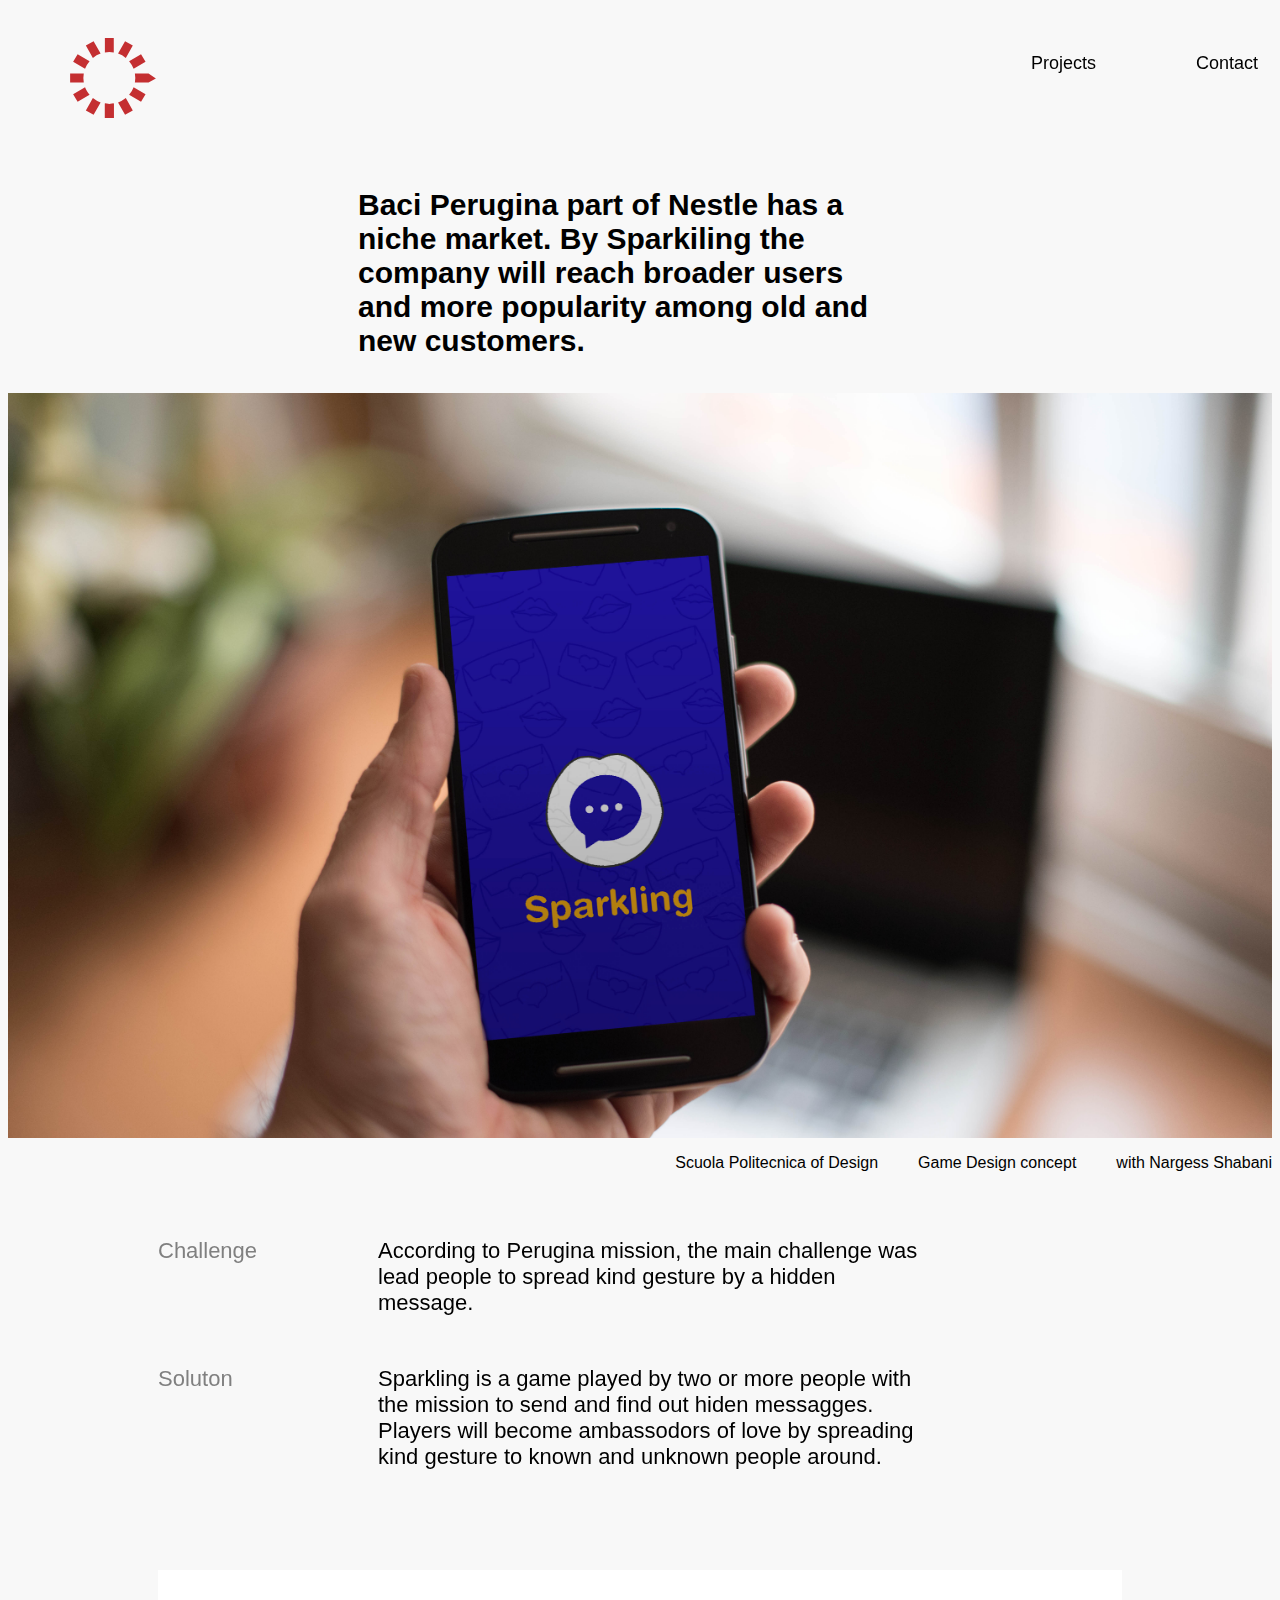
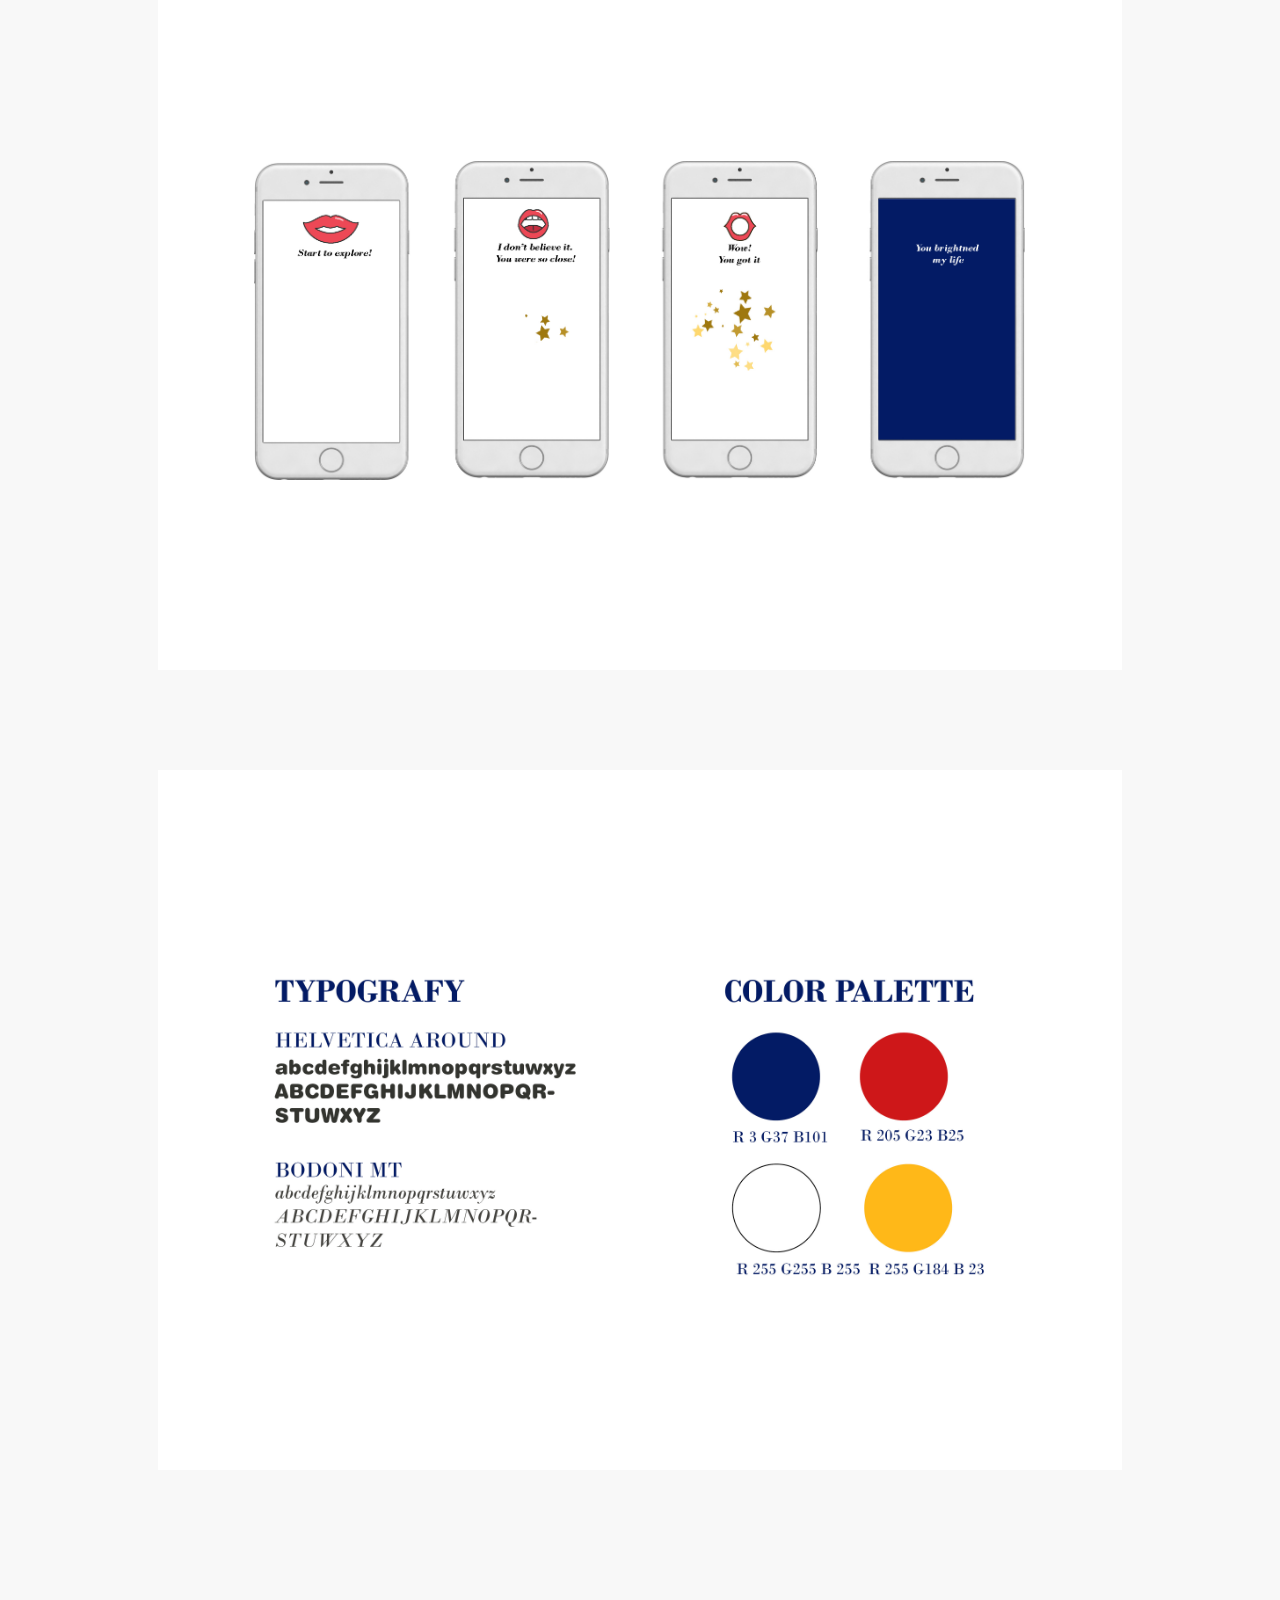
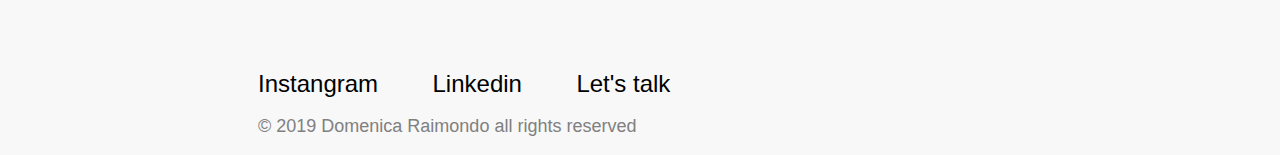
<file: sparkling.html>
<!DOCTYPE html>
<html lang="en">
  <head>
    <meta charset="UTF-8">
    <meta name="viewport" content="width=device-width, initial-scale=1.0">
    <meta http-equiv="X-UA-Compatible" content="ie=edge">
    <title>Domenica Raimondo - Sparkling </title>
    <link rel="stylesheet" href="css/sparkling.css">
  </head>

  <body>
    <header>
      <a href="index.html" class="logo-link">
        <img src="images/logo.svg" class="logo-image" alt="logo" width="462" height="431" >
      </a>
      <nav class="navbar">
        <a href="projects.html" class="navbar-link">Projects</a>
        <a href="#contact" class="navbar-link">Contact</a>
      </nav>
    </header>

    <main>
      <section>
        <article class="hero">
          <h3>Baci Perugina part of Nestle has a niche market. By Sparkiling the company will reach broader users and more popularity among old and new customers. </h3>
          <div class="hero-image"></div>            
          <div class="didascalia">
            <ul>
              <li>Scuola Politecnica of Design</li>
            </ul>
            <ul>
              <li>Game Design concept</li>
            </ul>
            <ul>
              <li>with Nargess Shabani</li>
            </ul>
				  </div>
        </article>
        
      <section class="section-wrap">
        <article class="artcicle">
         <div class="article-text">
          <h4 class="article-text-title">Challenge</h4>
          <p class="article-text-paragraph">According to Perugina mission, the main challenge was lead people to spread kind gesture by a hidden message.
          </p>
       </article>
        
        <article class="artcicle">
          <div class="article-text">
            <h4 class="article-text-title">Soluton</h4>
            <p class="article-text-paragraph">Sparkling is a game played by two or more people with the mission to send and find out hiden messagges.
              Players will become ambassodors of love by spreading kind gesture to known and unknown people around.
            </p>
          </div>
          <div class="article-img-background-01"></div>  
        </article>
    
        <article class="artcicle">
          <div class="article-img-background-02"></div>  
        </article>
      </section>  
    </main>

    <footer id="contact">
      <a href="https://www.instagram.com/domenica_raimondo/">Instangram</a>
      <a href="https://www.linkedin.com/in/domenica-raimondo-63981346/?originalSubdomain=uk">Linkedin</a>
      <a href="mailto:domenica.raimondo@gmail.com" target="_top">Let's talk</a>
      <p class="copyrights"> © 2019 Domenica Raimondo all rights reserved</p>
    </footer> 
  </body>
</html>
</file>
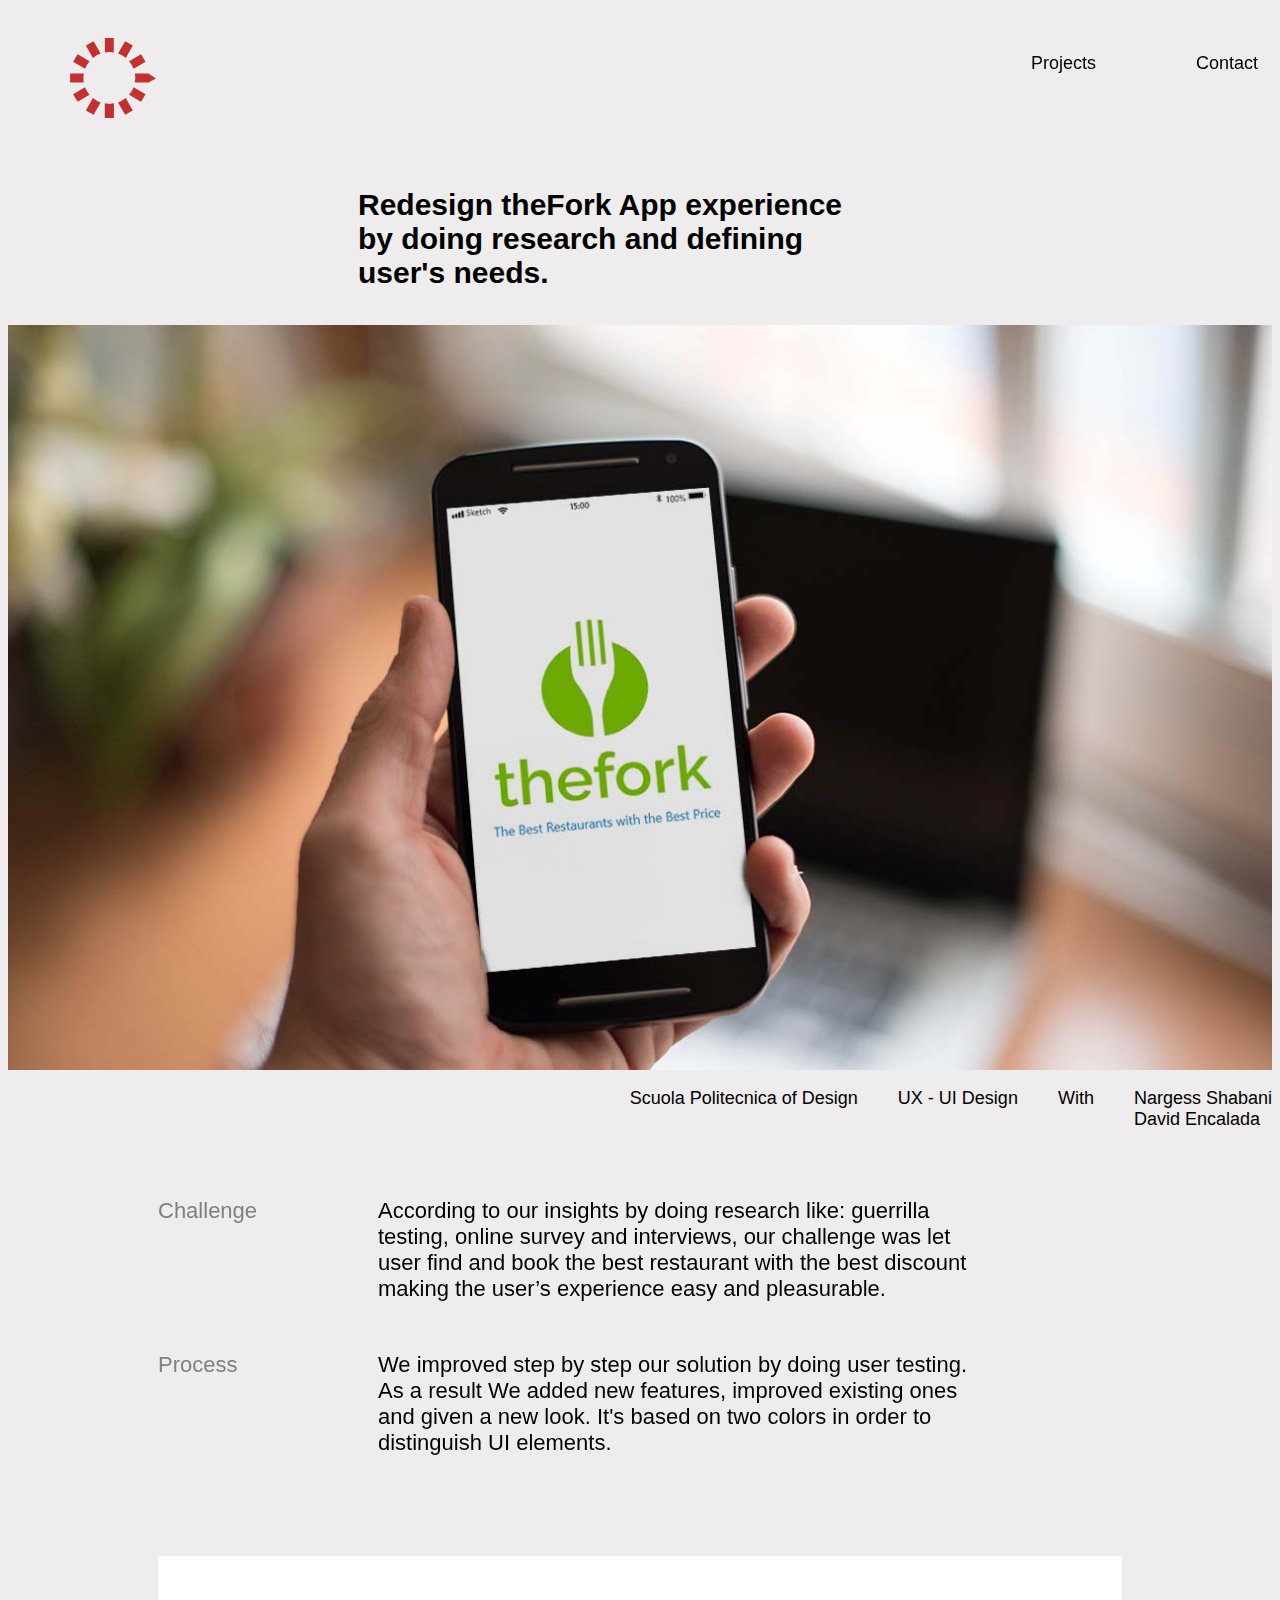
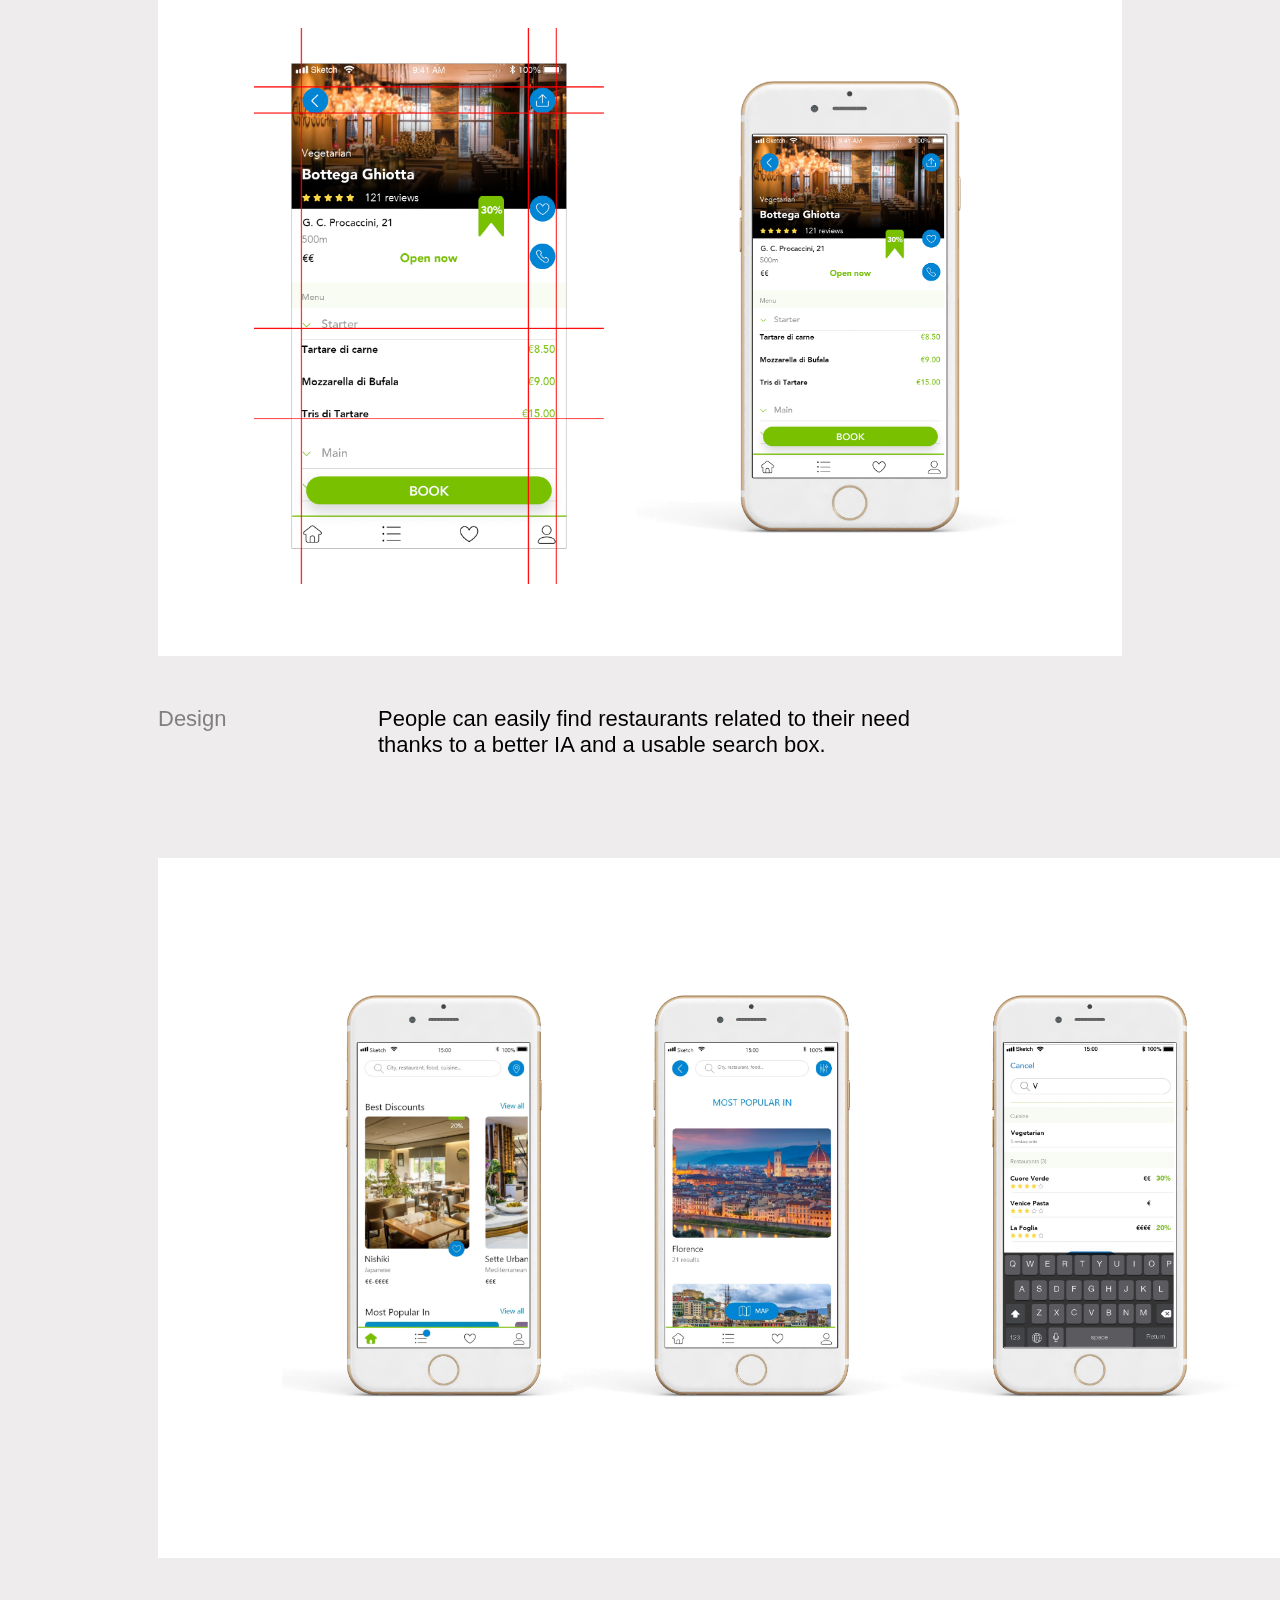
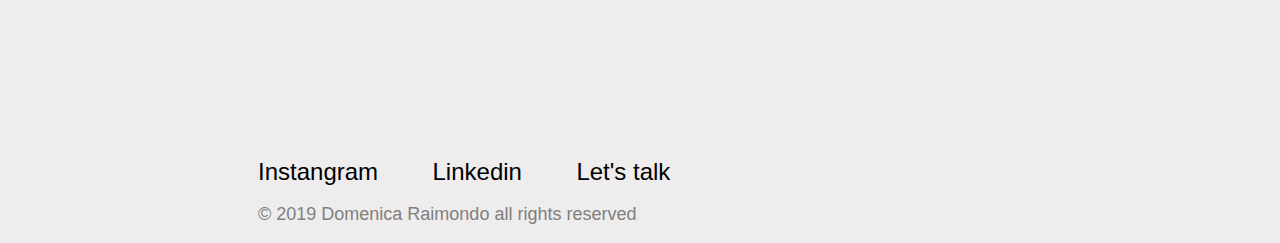
<file: theFork.html>
<!DOCTYPE html>
<html lang="en">
  <head>
    <meta charset="UTF-8">
    <meta name="viewport" content="width=device-width, initial-scale=1.0">
    <meta http-equiv="X-UA-Compatible" content="ie=edge">
    <title>Domenica Raimondo - theFor</title>
    <link rel="stylesheet" href="css/theFork.css">
  </head>

  <body>
    <header>
      <a href="index.html" class="logo-link">
        <img src="images/logo.svg" class="logo-image" alt="logo" width="462" height="431" >
      </a>
      <nav class="navbar">
        <a href="projects.html" class="navbar-link">Projects</a>
        <a href="#contact" class="navbar-link">Contact</a>
      </nav>
    </header>

    <main>
      <section>
        <article class="hero">
          <h3>Redesign theFork App experience by doing research and defining user's needs.</h3>
          <div class="hero-image"></div>            
          <div class="didascalia">
            <ul>
              <li>Scuola Politecnica of Design</li>
            </ul>
            <ul>
              <li>UX - UI Design</li>
            </ul>
            <ul>
              <li>With</li>
            </ul>
            <ul>
              <li>Nargess Shabani</li>
              <li>David Encalada</li>
            </ul>
				  </div>
        </article>
        
      <section class="section-wrap">
        <article class="artcicle">
         <div class="article-text">
          <h4 class="article-text-title">Challenge</h4>
          <p class="article-text-paragraph">According to our insights by doing research like: guerrilla testing, online survey and interviews, our challenge was let user find and book the best restaurant with the best discount making the user’s experience easy and pleasurable.</p>
       </article>
        
        <article class="artcicle">
          <div class="article-text">
            <h4 class="article-text-title">Process</h4>
            <p class="article-text-paragraph">We improved step by step our solution by doing user testing.
           As a result We added new features, improved existing ones and given a new look. It's based on two colors 
            in order to distinguish UI elements.</p>
          </div>
          <div class="article-img-background-01"></div>  
        </article>
    
        <article class="artcicle">
          <div class="article-text">
            <h4 class="article-text-title">Design</h4>
            <p class="article-text-paragraph">People can easily find restaurants related to their need thanks to a better IA and a usable search box.</p>
          </div>
          <div class="article-img-background-02"></div>  
        </article>
      </section>  
    </main>

    <footer id="contact">
      <a href="https://www.instagram.com/domenica_raimondo/">Instangram</a>
      <a href="https://www.linkedin.com/in/domenica-raimondo-63981346/?originalSubdomain=uk">Linkedin</a>
      <a href="mailto:domenica.raimondo@gmail.com" target="_top">Let's talk</a>
      <p class="copyrights"> © 2019 Domenica Raimondo all rights reserved</p>
    </footer> 
  </body>
</html>
</file>
<file: css/home.css>
* {
  box-sizing: border-box;
}

body {
  font-family: helvetica, Georgia, 'Times New Roman', Times, serif;
  background-color: rgb(248, 248, 248);
}

.margin-section {
  margin: 0 150px;
   /* border: 1px solid black;*/
 }

 @media (max-width: 480px) {
  .margin-section {
    margin-left: 5px; 
  }
}  
header {
  width: 100%;
  padding: 30px;

  position: fixed;
  display: flex;
  justify-content: space-between;
  align-items: center;
  font-size: 18px;
}

.logo-link {
  height: 50px;
}

@media (max-width: 480px) {
  .logo-link  {
    width: 5px;
  }
}

.logo-image {
 width:150px; 
 height: 80px;
}

@media (max-width: 480px) {
  .logo-image {
    width:120px;
  }
}

.navbar {
  font-kerning: 18px;
  display: flex;
  flex-direction: row; 
}

.navbar-link {
  margin-left: 100px;
  /* border: 2px solid grey; */
  text-decoration: none;
  color: black;
}

@media (max-width: 480px) {
  .navbar-link {
    width:100%;
    margin-left:50px;
    padding-right: 100px;
    font-size:22px;
  }
}

h1  {
  font-size: 150px;
  color: #D5D9D5;
}

h2  {
  font-size: 60px;
  font-style: bold;
}

h3  {
  font-size: 40px;
}

.hero-text {
 min-height: 100vh;
 padding-top: 200px;
 padding-left: 150px;
 }

 
@media (max-width: 480px) {
  .hero-text {
    width:100%;
    margin-left: -160px;
  }
  .hero-text h2 {
    width:400px;
    height:100vh;
    font-size:80px;
  }
}   
/*
  chi sono Container
*/

.chi-sono {
  min-height: 50vh;
  position: relative; 
}


@media (max-width: 480px) {
  .chi-sono {
    width:350px;
    min-height: 50vh;
    margin: 25px;
  } 
  .chi-sono h3{
  font-size:22px;
  } 
}

.chi-sono-description {
 /*t border: 1px solid red;*/
  position: absolute;
  /*text-align: center;*/
  margin-top: 2em;
  margin-left: 150px;
  margin-right: 150px;
 }

 @media (max-width: 480px) {
  .chi-sono-description {
    width:350px;
    height:600px;
    margin: 0px;
    top:20%;
  } 
}
.chi-sono-background {
  position: relative;
  z-index: -1;
}
/*
  Inlove Container
*/

/* container */
.inlove-container {
 /* border: 5px solid pink;*/ 
  min-height: 50vh;
  margin-top: 100px;
  margin-left: 150px;
  position: relative;

  font-size: 40px;
}

@media (max-width: 480px) {
  .inlove-container {
  width: 80%;
  min-height: 100vh;
  margin-left:0px;
  width: 450px;
  } 
  .inlove-container h3 {
    font-style: italic;
    font-weight: normal; 
    color: black;
  }
}

.inlove-container h3 {
  /*font-variant: small-caps;*/
  font-style: italic;
  font-weight: normal; 
  color: black,
}

/* list */
.inlove-list {
  padding: 0;
  margin: 0;
  list-style: none;
}

/* list items  */
.inlove-list-item {
  /* border: 5px solid blue; */
  font-size: 40px;
  color: #D5D9D5;
}

/* images inside list items */
.inlove-list-item-image {
  /* border: 5px solid red; */
  height: 100%;
  /* hide them */
  display: none;

  /* position image absolutely one over the other
  relative to the inlove-container */
  position: absolute;
  top: 0;
  right: 0;
}
@media (max-width: 480px) {
  .inlove-list-item-image {
    height:60%;
    top: 350px;
  } 
}

/* list item hover -> show the image  */
.inlove-list-item:hover .inlove-list-item-image {
  /* show them */
  display: inline;
}

.inlove-list-item h1 {
  display: none;
  position: absolute;
  top: 0;
  left: 0;
}

.inlove-list-item:hover h1 {
  display: block;
}

.inlove-list-item:hover {
  color: red;
}

/*

my journey container 

*/

.myjournay {
    min-height: 50vh;
    position: relative; 
     /* border: 3px solid yellow;*/
  }

  .myjournay-description {
  position: absolute;
  /*text-align: center;*/
  margin-top: 2em;
  margin-left: 150px;
  margin-right: 150px;
 }

 @media (max-width: 480px) {
  .myjournay-description {
    width:450px;
    height:750px;
    top:-80px;
    margin: 0px;
  } 
}
 
 .myjournay-background {
  position: relative;
  top: -3px;
  z-index: -1;
}

.myjournay img {
  position:relative; 
  margin-top: 250px;
  width: 100%;
}

@media (max-width: 480px) {
  .myjournay img {
    width:450px;
    margin: 0px;
    top: 220px;
  } 
}

/***************
  project list
****************/

.project {
  /*border: 5px solid pink;*/
  position: relative;
  min-height: 80vh;
  margin-top: 100px;
  margin-left: 150px;
  font-size: 60px;
 }

.project li a {
  margin-top:25px;
  margin-left: 0px;
  color: black;
  list-style: none; 
  text-decoration: none;
}

.project h3 {
  font-style: italic;
  font-weight: normal; 
  color: black,
}

@media (max-width: 480px) {
  .project {
    width:450px;
    height:750px;
    margin: 0px;
  } 
  .project h3 {
     font-size:60px;
  }
   .project li {
    font-size:70px;
     }
}
  .project-list {
   padding: 0;
   margin: 0;
   font-style: normal;
   list-style: none;
 }

   .project-list a:hover {
    color: red;
  }

/***************
  contact
***************/

.contact {
  min-height: 50vh;
  position: relative; 
}

.contact-description {
  position: absolute;

  margin-top: 2em;
  margin-left: 150px;
  margin-right: 150px;
 }

 @media (max-width: 480px) {
  .contact-description {
    width:450px;
    height:750px;
    margin: 0px;
    top:80px;
  } 
}
.contact-background {
  position: relative;
  border-left: 150px;
  top: 60px;
  z-index: -1;
}

.contact a {
  color: red;
}

footer {
 margin-left: 150px;
 top: 50px;
}

footer a {
  padding-right: 50px;
  text-decoration: none;
  color: black;
  font-size: 24px;
  font-weight: 400px;
}

footer p {
  font-size: 18px;
  color: grey;
}
</file>
<file: css/contact.css>
* {
	box-sizing: border-box;
	}

body {
  font-family: helvetica, Georgia, 'Times New Roman', Times, serif;
  background-color: rgb(248, 248, 248);
}

header {
	width: 100%;
	padding: 30px;
	margin: 0px;
	border:0px;
	position: absolute;
  top: 0px;
  position: fixed;
  display: flex;
  justify-content: space-between;
  align-items: center;
  font-size: 18px;
}

.logo-link {
  height: 50px;
}

.logo-image {
 width:150px; 
 height: 80px;
}

.navbar {
  font-kerning: 18px;
  display: flex;
  flex-direction: row; 
}

.navbar-link {
  margin-left: 100px;
  text-decoration: none;
  color: black;
}

.margin-section {
  margin: 0 150px;
}

h1  {
  font-size: 150px;
  color: #D5D9D5;
}

h2  {
  font-size: 60px;
  font-style: bold;
}

h3  {
  font-size: 40px;
}

.contact {
  min-height: 50vh;
  position: relative; 
}

.contact-description {
  position: absolute;

  margin-top: 2em;
  margin-left: 150px;
  margin-right: 150px;
 }

 @media (max-width: 480px) {
  .contact-description {
    width:450px;
    height:750px;
    margin: 0px;
    top:80px;
  } 
}
.contact-background {
  position: relative;
  top: 60px;
  z-index: -1;
}

.contact a {
  color: red;
}

footer {
 margin-left: 150px;
 top: 50px;
}

footer a {
  padding-right: 50px;
  text-decoration: none;
  color: black;
  font-size: 24px;
  font-weight: 400px;
}

footer p {
  font-size: 18px;
  color: grey;
}
 

/***************
  footer
***************/

footer {
 margin-left: 150px;
 top: 50px;
}

footer a {
  padding-right: 50px;
  text-decoration: none;
  color: black;
  font-size: 24px;
  font-weight: 400px;
}

footer p {
  font-size: 18px;
  color: grey;
}
</file>
<file: css/Fendi.css>
* {
  box-sizing: border-box;
}

body {
  font-family: helvetica, Georgia, 'Times New Roman', Times, serif;
  background-color: rgb(248, 248, 248);
}

header {
  width: 100%;
  padding: 30px;

  position: fixed;
  display: flex;
  justify-content: space-between;
  align-items: center;
  font-size: 18px;
}

.logo-link {
  height: 50px;
}

@media (max-width: 480px) {
  .logo-link  {
    width: 5px;
  }
}

.logo-image {
 width:150px; 
 height: 80px;
}

@media (max-width: 480px) {
  .logo-image {
    width:120px;
  }
}

.navbar {
  font-kerning: 18px;
  display: flex;
  flex-direction: row; 
}

.navbar-link {
  margin-left: 100px;
  /* border: 2px solid grey; */
  text-decoration: none;
  color: black;
}

@media (max-width: 480px) {
  .navbar-link {
    width:100%;
    margin-left:50px;
    padding-right: 100px;
    font-size:18px;
  }
}

h2  {
  font-size: 65px;
}

h3  {
  font-size: 30px;
}

h4  {
  font-size: 22px;
  color: grey;
  font-style: normal;
  font-weight: 100;
}

h5  {
  font-size: 18px;
}

.hero {
  padding-top: 150px;
  min-height: 100vh;
}

.hero h3 {
   margin-left:350px;
   margin-right: 400px;
   font-weight: 600px;
}

@media (max-width: 480px) {
  .hero h3 {
  margin: 50px;
  width: 300px;
  min-height:25vh;
  font-size: 18px;
  }
}

.hero-image {
  height: 750px;
 
  background-image: url(../images/fendi-hero.jpg);
  background-repeat: no-repeat;
  background-size: cover;
  background-position-y: 5px;
}

.didascalia {
  /*padding-right: 150px; */
   display: flex;
  justify-content: flex-end;
}

li {
  list-style: none;
} 

.section-wrap {
  min-height: 100%;
  margin: 0 150px;
}

.article-text {
  margin-top: 50px;
  padding: 0 200px 0 0;
  position: relative;
  display: flex;
  flex-direction: row;
 }

.article-text-title {
  position: absolute;
  margin-top: 0px;
  font-size: 22px;
  }

.article-text-paragraph {
  margin-top: 0px;
  font-size: 30px;
  margin-left:220px;
  margin-bottom: 0px;
  font-size: 22px;
  }

.article-img-background-02 {
  width: 100%;
  height: 700px;
  margin-top: 100px;
  background-image: url("../images/fendi-bueprint.svg");
  background-color:rgb(255, 255, 255);
  Background-position: center; 
  background-repeat: no-repeat;
  background-size: 80%;
}

.article-img-background-03 {
  width: 100%;
  height: 700px;
  margin-top: 100px;
  background-image: url("../images/fendi-chatbot.png");
  background-color: white;
  Background-position: center; 
  background-repeat: no-repeat;
  background-size: 80%;
}
.article-img-background-04 {
  width: 100%;
  height: 700px;
  margin-top: 100px;
  background-image: url("../images/fendi-customization.png");
  background-color: white;
  Background-position: center; 
  background-repeat: no-repeat;
  background-size: 80%;
}

.article-img-background-05 {
  width: 100%;
  height: 700px;
  margin-top: 100px;
  background-image: url("../images/fendi-order.png");
  background-color: white;
  Background-position: center; 
  background-repeat: no-repeat;
  background-size: 80%;
}

footer {
  margin-top: 200px;
  margin-left: 250px;
}
 
 footer a {
   padding-right: 50px;
   text-decoration: none;
   color: black;
   font-size: 24px;
   font-weight: 600px;
 }
 
 footer p {
   font-size: 18px;
   color: grey;
 }
</file>
<file: css/getintag.css>
* {
  box-sizing: border-box;
}

body {
  font-family: helvetica, Georgia, 'Times New Roman', Times, serif;
  background-color: rgb(248, 248, 248);
}

header {
  width: 100%;
  padding: 30px;

  position: fixed;
  display: flex;
  justify-content: space-between;
  align-items: center;
  font-size: 18px;
}

.logo-link {
  height: 50px;
}

@media (max-width: 480px) {
  .logo-link  {
    width: 5px;
  }
}

.logo-image {
 width:150px; 
 height: 80px;
}

@media (max-width: 480px) {
  .logo-image {
    width:120px;
  }
}

.navbar {
  font-kerning: 18px;
  display: flex;
  flex-direction: row; 
}

.navbar-link {
  margin-left: 100px;
  /* border: 2px solid grey; */
  text-decoration: none;
 }

@media (max-width: 480px) {
  .navbar-link {
    width:100%;
    margin-left:50px;
    padding-right: 100px;
    font-size:18px;
  }
}

h2  {
  font-size: 65px;
}

h3  {
  font-size: 30px;
}

h4  {
  font-size: 22px;
  color: grey;
  font-style: normal;
  font-weight: 100;
}

h5  {
  font-size: 18px;
}

.hero {
  padding-top: 150px;
  min-height: 100vh;
}

.hero h3 {
   margin-left:350px;
   margin-right: 400px;
   font-weight: 600px;
}

@media (max-width: 480px) {
  .hero h3 {
  margin: 50px;
  width: 300px;
  min-height:25vh;
  font-size: 18px;
  }
}

.hero-image {
  height: 750px;
 
  background-image: url("../images/getintag-hero.jpg");
  background-repeat: no-repeat;
  background-size: cover;
  background-position-y: 5px;
}

.didascalia {
  /*padding-right: 150px; */
   display: flex;
  justify-content: flex-end;
}

li {
  list-style: none;
} 

.section-wrap {
  min-height: 100%;
  margin: 0 150px;
}

.article-text {
  margin-top: 50px;
  padding: 0 200px 0 0;
  position: relative;
  display: flex;
  flex-direction: row;
 }

.article-text-title {
  position: absolute;
  margin-top: 0px;
  font-size: 22px;
  }

.article-text-paragraph {
  margin-top: 0px;
  font-size: 30px;
  margin-left:220px;
  margin-bottom: 0px;
  font-size: 22px;
  }

  .article-img-background-01 {
    width: 100%;
    height: 700px;
    margin-top: 100px;
    background-image: url("../images/get-in-tag-research.svg");
    background-color:rgb(255, 255, 255);
    Background-position: center; 
    background-repeat: no-repeat;
    background-size: 80%;
  }
  
  .article-img-background-02 {
    width: 100%;
    height: 700px;
    margin-top: 100px;
    background-image: url("../images/get-in-tag-experience-map.svg");
    background-color:rgb(255, 255, 255);
    Background-position: center; 
    background-repeat: no-repeat;
    background-size: 89%;
  }
  
  .article-img-background-03 {
    width: 100%;
    height: 700px;
    margin-top: 100px;
    background-image: url("../images/get-in-tag-guerrilla\ .jpg");
    background-color:white;
    Background-position: center; 
    background-repeat: no-repeat;
    background-size: 120%;
   }
  
  
  .article-img-background-04 {
    width: 100%;
    height: 700px;
    margin-top: 100px;
    background-image: url("../images/get-in-tag-mobile.png");
    background-position: center; 
    background-repeat: no-repeat;
    background-size: 120%;
  }   

footer {
  margin-top: 200px;
  margin-left: 250px;
}
 
 footer a {
   padding-right: 50px;
   text-decoration: none;
   color: black;
   font-size: 24px;
   font-weight: 600px;
 }
 
 footer p {
   font-size: 18px;
   color: grey;
 }
</file>
<file: css/projects.css>
* {
  box-sizing: border-box;
}

body {
  font-family: helvetica, Georgia, 'Times New Roman', Times, serif;
  background-color: rgb(248, 248, 248);
}

header {
  width: 100%;
  padding: 30px;

  position: fixed;
  display: flex;
  justify-content: space-between;
  align-items: center;
  font-size: 18px;
}

.logo-link {
  height: 50px;
}

.logo-image {
 width:150px; 
 height: 80px;
}

.navbar {
  font-kerning: 18px;
  display: flex;
  flex-direction: row; 
}

.navbar-link {
  margin-left: 100px;
  /* border: 2px solid grey; */
  text-decoration: none;
  color: black;
}

.margin-section {
  margin: 0 150px;
}

h1  {
  font-size: 150px;
  color: #D5D9D5;
}

h2  {
  font-size: 60px;
  font-style: bold;
}

h3  {
  font-size: 40px;
}

/***************
  project list
****************/

.project {
  /*border: 5px solid pink;*/
  position: relative;
  min-height: 80vh;
  margin-top: 100px;
  margin-left: 150px;
  font-size: 60px;
 }

.project li a {
  margin-top:25px;
  margin-left: 0px;
  color: black;
  list-style: none; 
  text-decoration: none;
}

.project h3 {
  font-style: italic;
  font-weight: normal; 
  color: black,
}

.project-list {
   padding: 0;
   margin: 0;
   font-style: normal;
   list-style: none;
 }

.project-list a:hover {
    color: red;
}

/***************
  footer
***************/

footer {
 margin-left: 150px;
 top: 50px;
}

footer a {
  padding-right: 50px;
  text-decoration: none;
  color: black;
  font-size: 24px;
  font-weight: 400px;
}

footer p {
  font-size: 18px;
  color: grey;
}
</file>
<file: css/sparkling.css>
* {
  box-sizing: border-box;
}

body {
  font-family: helvetica, Georgia, 'Times New Roman', Times, serif;
  background-color: rgb(248, 248, 248);
}

header {
  width: 100%;
  padding: 30px;

  position: fixed;
  display: flex;
  justify-content: space-between;
  align-items: center;
  font-size: 18px;
}

.logo-link {
  height: 50px;
}

@media (max-width: 480px) {
  .logo-link  {
    width: 5px;
  }
}

.logo-image {
 width:150px; 
 height: 80px;
}

@media (max-width: 480px) {
  .logo-image {
    width:120px;
  }
}

.navbar {
  font-kerning: 18px;
  display: flex;
  flex-direction: row; 
}

.navbar-link {
  margin-left: 100px;
  /* border: 2px solid grey; */
  text-decoration: none;
  color: black;
}

@media (max-width: 480px) {
  .navbar-link {
    width:100%;
    margin-left:50px;
    padding-right: 100px;
    font-size:18px;
  }
}

h2  {
  font-size: 65px;
}

h3  {
  font-size: 30px;
}

h4  {
  font-size: 22px;
  color: grey;
  font-style: normal;
  font-weight: 100;
}

h5  {
  font-size: 18px;
}

.hero {
  padding-top: 150px;
  min-height: 100vh;
}

.hero h3 {
   margin-left:350px;
   margin-right: 400px;
   font-weight: 600px;
}

@media (max-width: 480px) {
  .hero h3 {
  margin: 50px;
  width: 300px;
  min-height:25vh;
  font-size: 18px;
  }
}

.hero-image {
  height: 750px;
 
  background-image: url("../images/sparkling-hero.jpg");
  background-repeat: no-repeat;
  background-size: cover;
  background-position-y: 5px;
}

.didascalia {
  /*padding-right: 150px; */
   display: flex;
  justify-content: flex-end;
}

li {
  list-style: none;
} 

.section-wrap {
  min-height: 100%;
  margin: 0 150px;
}

.article-text {
  margin-top: 50px;
  padding: 0 200px 0 0;
  position: relative;
  display: flex;
  flex-direction: row;
 }

.article-text-title {
  position: absolute;
  margin-top: 0px;
  font-size: 22px;
  }

.article-text-paragraph {
  margin-top: 0px;
  font-size: 30px;
  margin-left:220px;
  margin-bottom: 0px;
  font-size: 22px;
  }

.article-img-background-01 {
  width: 100%;
  height: 700px;
  margin-top: 100px; 
  background-image: url("../images/sparkling-screens.jpg");
  background-color:rgb(255, 255, 255);
  Background-position: center; 
  background-repeat: no-repeat;
  background-size: 80%;
}

.article-img-background-02 {
  width: 100%;
  height: 700px;
  margin-top: 100px;
  background-image: url("../images/Sparkling_visualguide9.jpg");
  background-color: white;
  Background-position: center; 
  background-repeat: no-repeat;
  background-size: 80%;
}

footer {
  margin-top: 200px;
  margin-left: 250px;
}
 
footer a {
  padding-right: 50px;
  text-decoration: none;
  color: black;
  font-size: 24px;
  font-weight: 600px;
 }
 
 footer p {
  font-size: 18px;
  color: grey;
 }
</file>
<file: css/theFork.css>
* {
  box-sizing: border-box;
}

body {
  font-family: helvetica, Georgia, 'Times New Roman', Times, serif;
  background-color: rgb(238, 236, 236);
}

header {
  width: 100%;
  padding: 30px;

  position: fixed;
  display: flex;
  justify-content: space-between;
  align-items: center;
  font-size: 18px;
}

.logo-link {
  height: 50px;
}

@media (max-width: 480px) {
  .logo-link  {
    width: 5px;
  }
}

.logo-image {
 width:150px; 
 height: 80px;
}

@media (max-width: 480px) {
  .logo-image {
    width:120px;
  }
}

.navbar {
  font-kerning: 18px;
  display: flex;
  flex-direction: row; 
 /* text-transform: uppercase;*/
}

.navbar-link {
  margin-left: 100px;
  /* border: 2px solid grey; */
  text-decoration: none;
  color: black;
}

@media (max-width: 480px) {
  .navbar-link {
    width:100%;
    margin-left:50px;
    padding-right: 100px;
    font-size:18px;
  }
}

h2  {
  font-size: 65px;
}

h3  {
  font-size: 30px;
}

h4  {
  font-size: 22px;
  color: grey;
  font-style: normal;
  font-weight: 100;
 }

h5  {
  font-size: 18px;
}

.hero {
  padding-top: 150px;
  min-height: 100vh;
}

.hero h3 {
  margin-left: 350px;
  margin-right: 400px;
  font-weight: 600px;
}

@media (max-width: 480px) {
  .hero h3 {
  margin: 50px;
  width: 300px;
  min-height:25vh;
  font-size: 18px;
  }
}

.hero-image {
  height: 750px;
 
  background-image: url(../images/theFork-hero.jpg);
  background-repeat: no-repeat;
  background-size: cover;
  background-position-y: 5px;
}

.didascalia {
  
  display: flex;
  flex-direction: row;
  justify-content: flex-end;
  
  font-size: 18px;
}

li {
  list-style: none;
} 

.section-wrap {
  min-height: 100%;
  margin: 0 150px;
   /* border: 4px solid black; */
}

.article-text {
  margin-top: 50px;
  padding: 0 150px 0 0;
  position: relative;
  display: flex;
  flex-direction: row;
 }

.article-text-title {
  position: absolute;
  
  margin-top: 0px;
}

.article-text-paragraph {
  margin-top: 0px;
  font-size: 30px;
  margin-left:220px;
  margin-bottom: 0px;
  font-size: 22px;
}

.article-img-background-01 {
  width: 100%;
  height: 700px;
  margin-top: 100px;
  background-image: url("../images/theFork_griglia.png");
  background-color:rgb(255, 255, 255);
  Background-position: center; 
  background-repeat: no-repeat;
  background-size: 80%;
}

.article-img-background-02 {
  width: 1240px;
  height: 700px;
  margin-top: 100px;
  background-image: url("../images/theFork_screens.jpg");
  background-color:rgb(255, 255, 255);
  Background-position: center; 
  background-repeat: no-repeat;
  background-size: 80%;
}

footer {
  margin-top: 200px;
  margin-left: 250px;
}
 
 footer a {
   padding-right: 50px;
   text-decoration: none;
   color: black;
   font-size: 24px;
   font-weight: 600px;
 }
 
 footer p {
   font-size: 18px;
   color: grey;
 }
</file>
